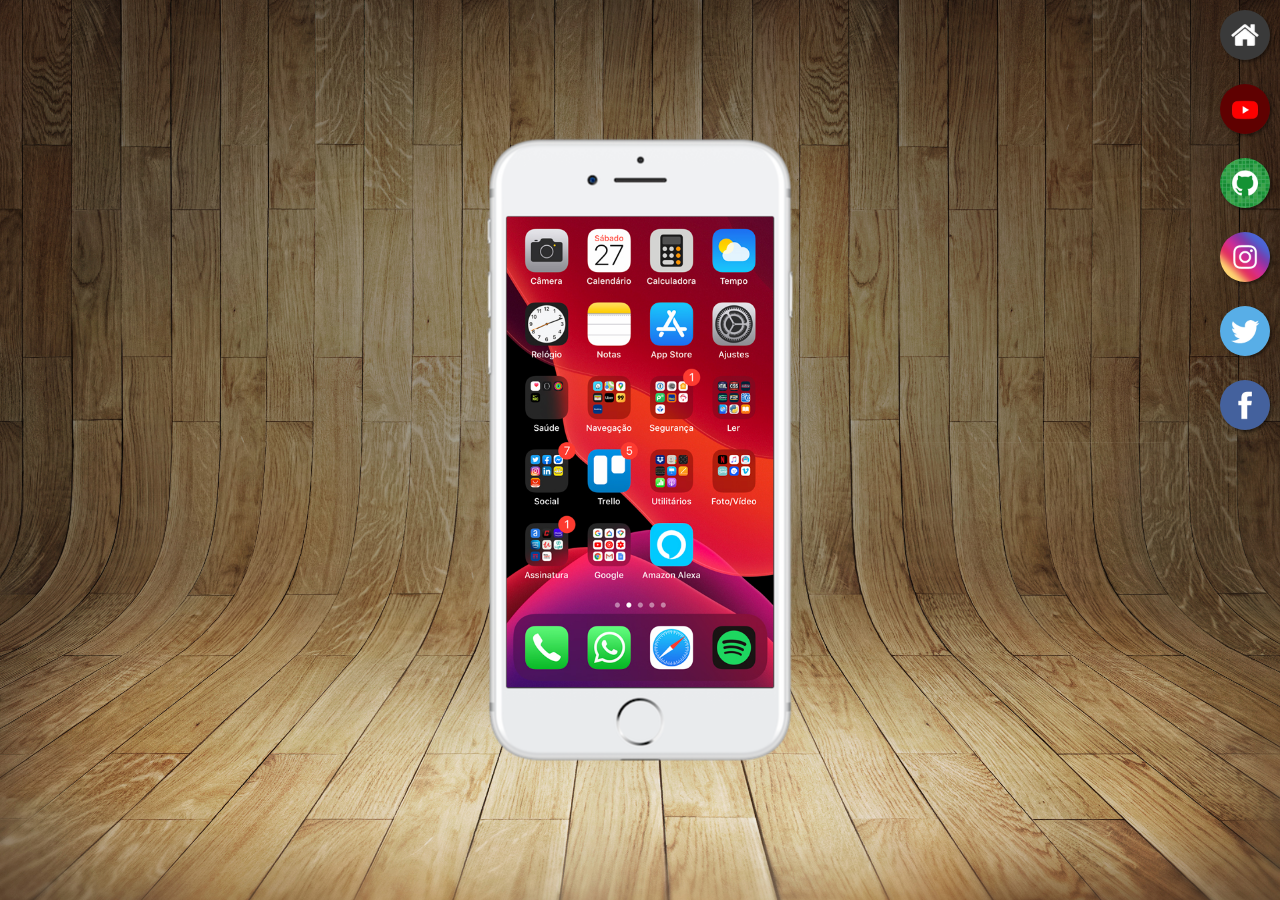
<file: index.html>
<!DOCTYPE html>
<html lang="pt-br">
<head>
    <meta charset="UTF-8">
    <meta name="viewport" content="width=device-width, initial-scale=1.0">
    <link rel="shortcut icon" href="favicon.ico" type="image/x-icon">
    <link rel="stylesheet" href="estilos/style.css">
    <title>Projeto Social</title>

</head>
<body>
    <main>
        <section id="telefone">
            <iframe src="home.html" name="tela" id="tela" frameborder="0">
                Seu navegador não é compatível com isso.
            </iframe>
        </section>
        <section id="redes-sociais">
            <a href="home.html" target="tela"><img src="imagens/logo-home.jpg" alt=""></a><br>
            <a href="youtube.html" target="tela"><img src="imagens/logo-youtube.jpg" alt=""></a><br>
            <a href="github.html" target="tela"><img src="imagens/logo-github.jpg" alt=""></a><br>
            <a href="instagram.html" target="tela"><img src="imagens/logo-instagram.jpg" alt=""></a><br>
            <a href="#" target="tela"><img src="imagens/logo-twitter.jpg" alt=""></a><br>
            <a href="facebook.html" target="tela"><img src="imagens/logo-facebook.jpg" alt=""></a><br>
        </section>
    </main>
</body>
</html>
</file>
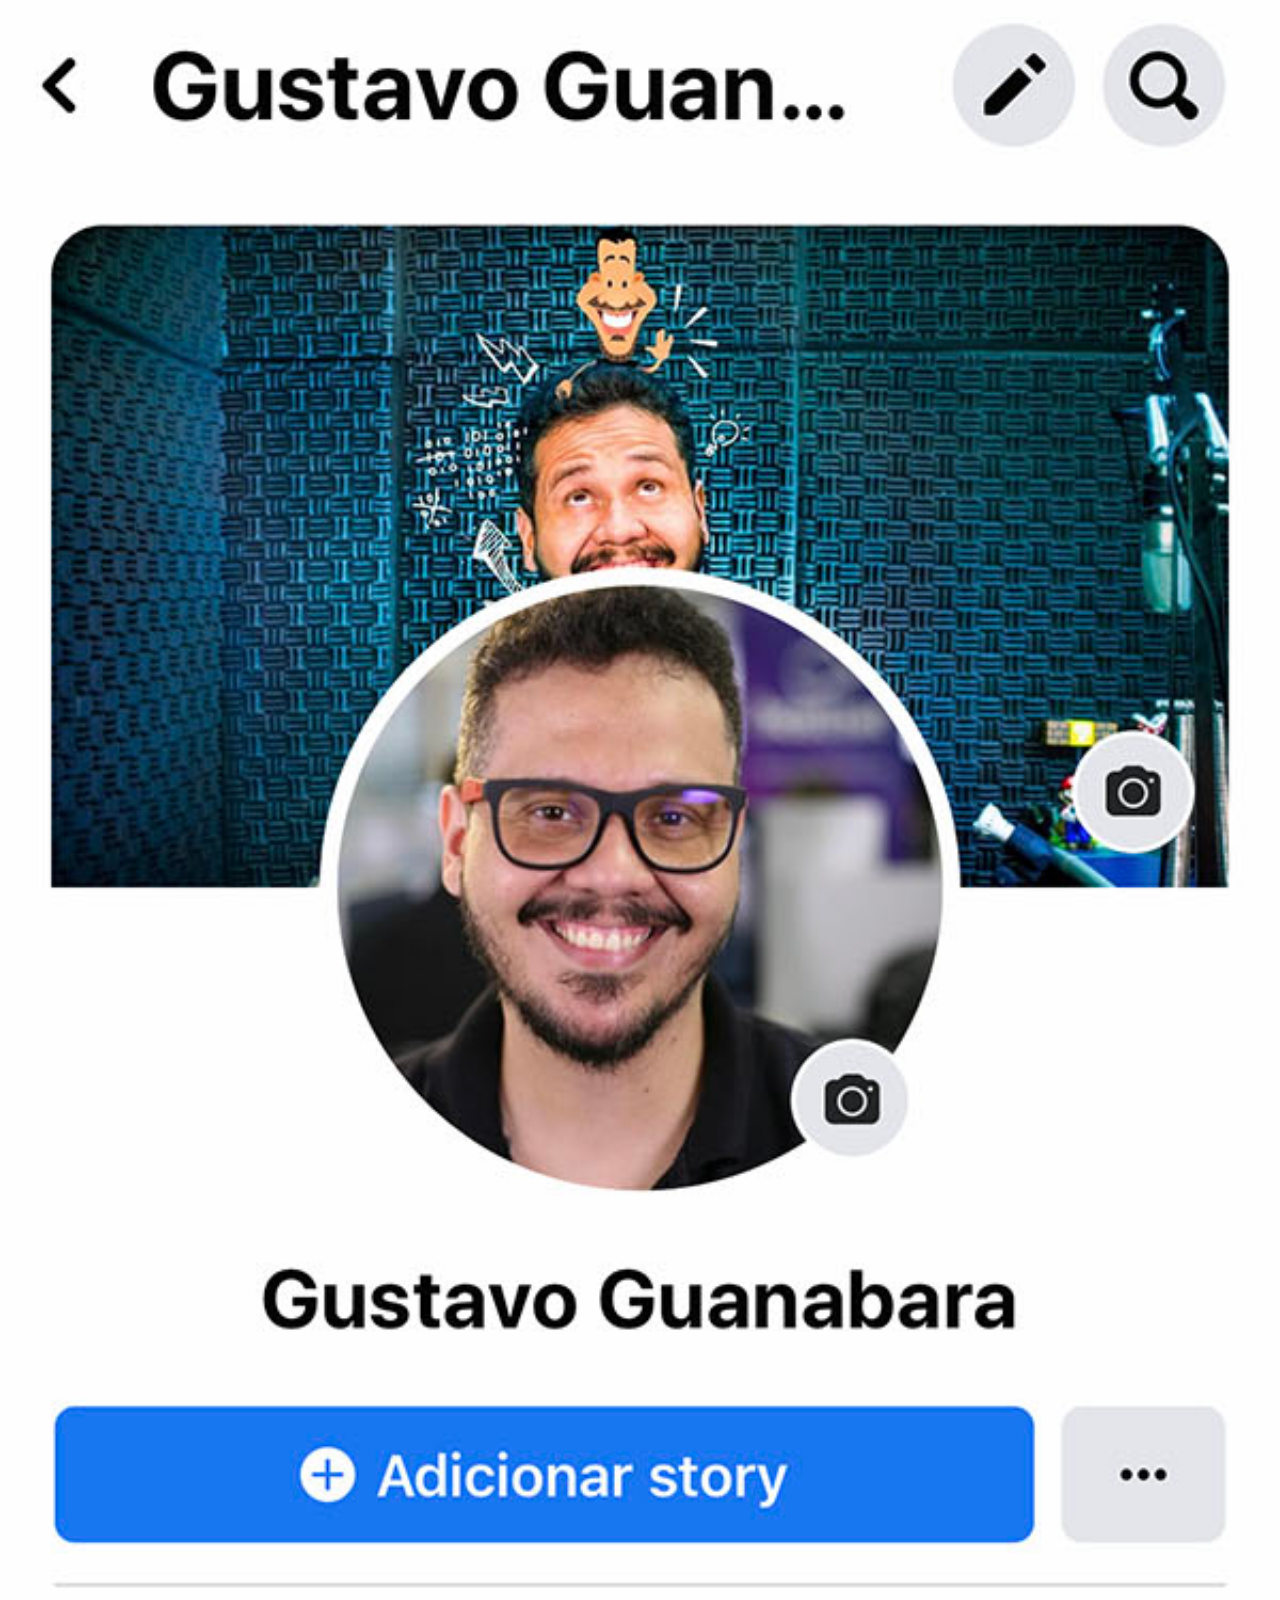
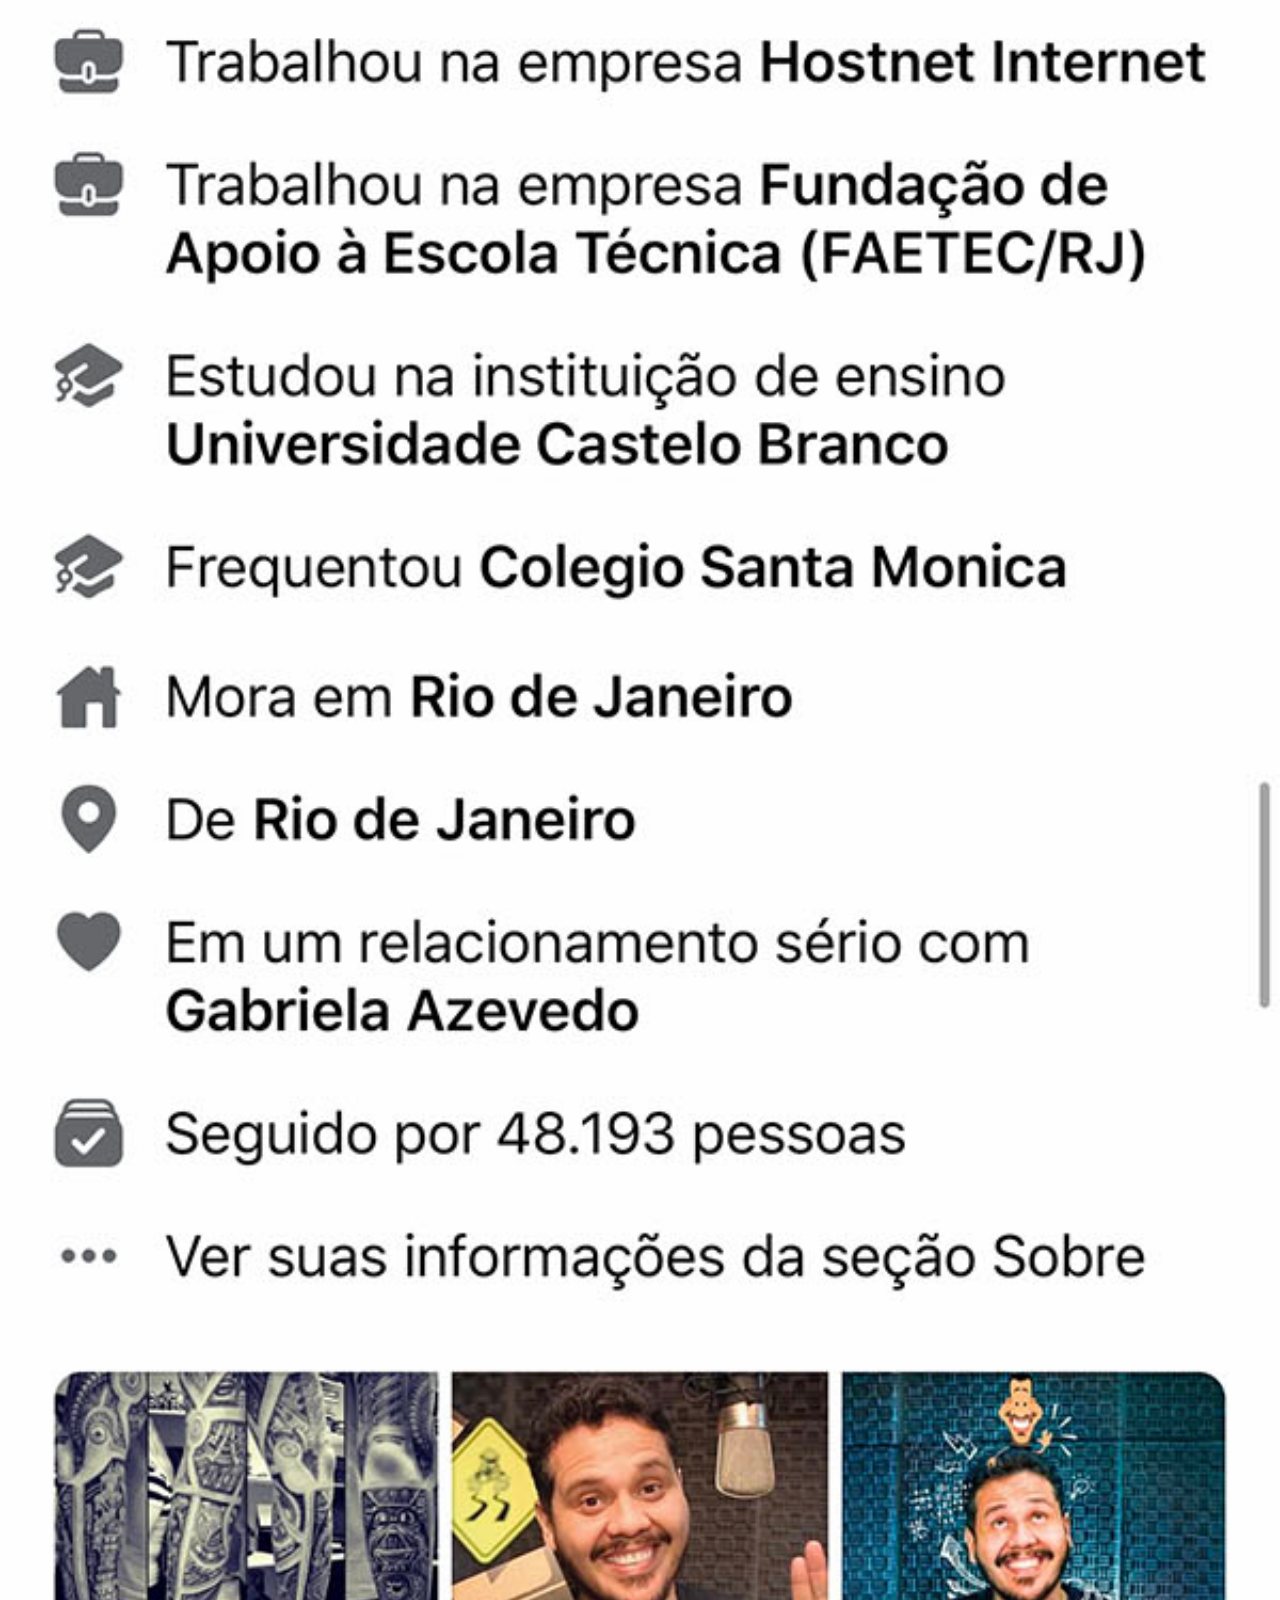
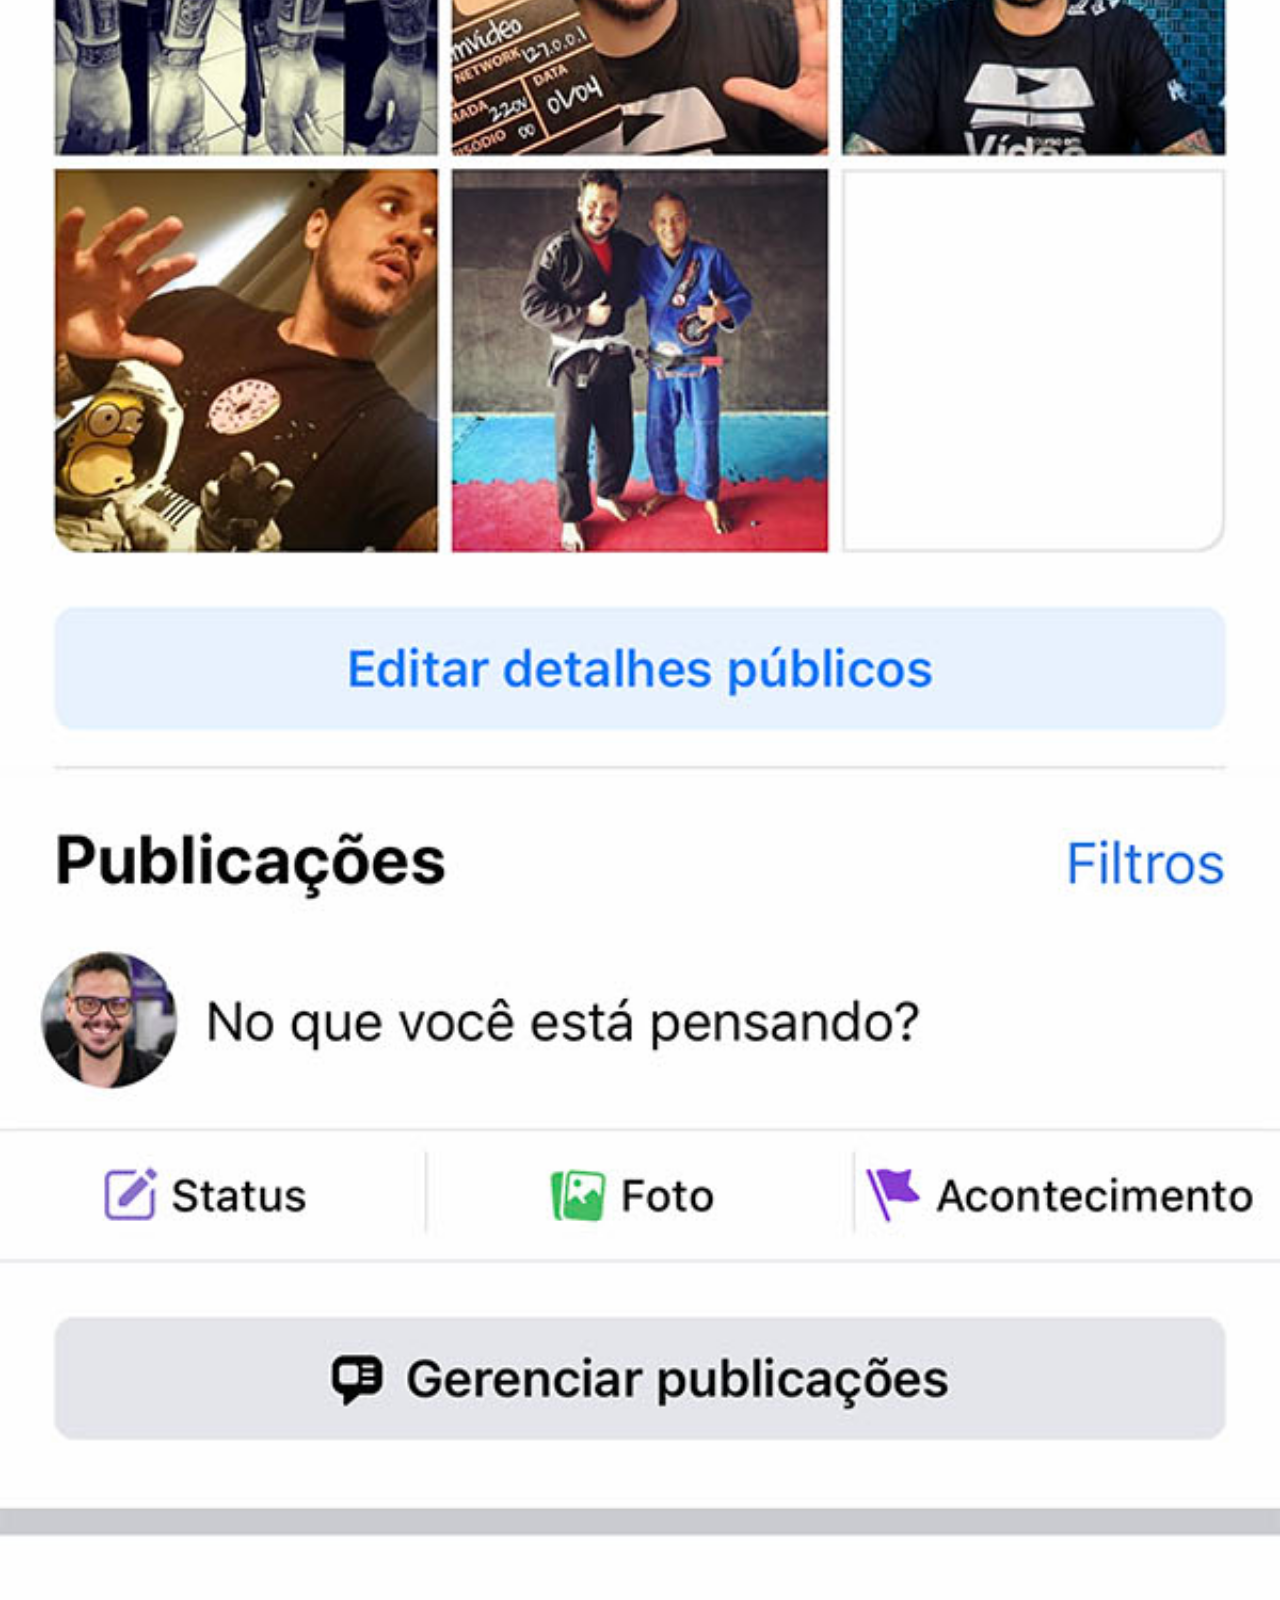
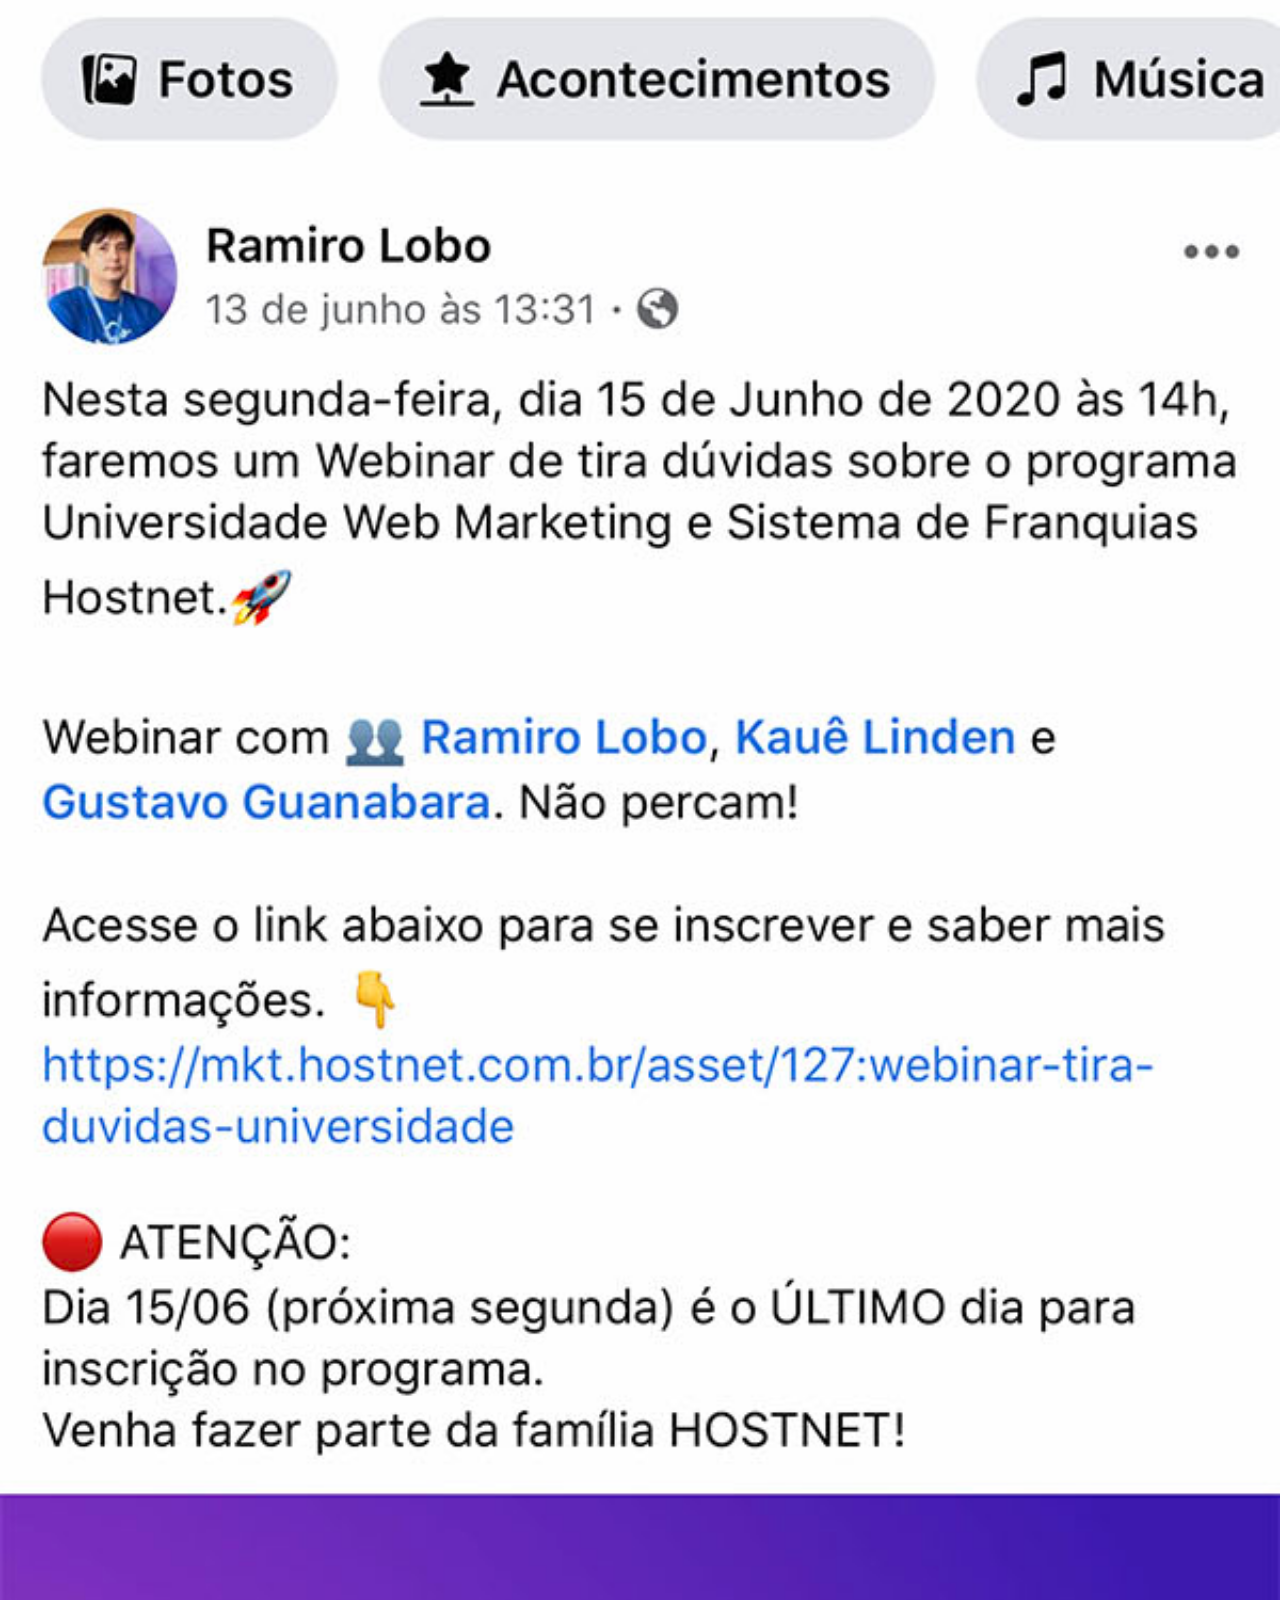
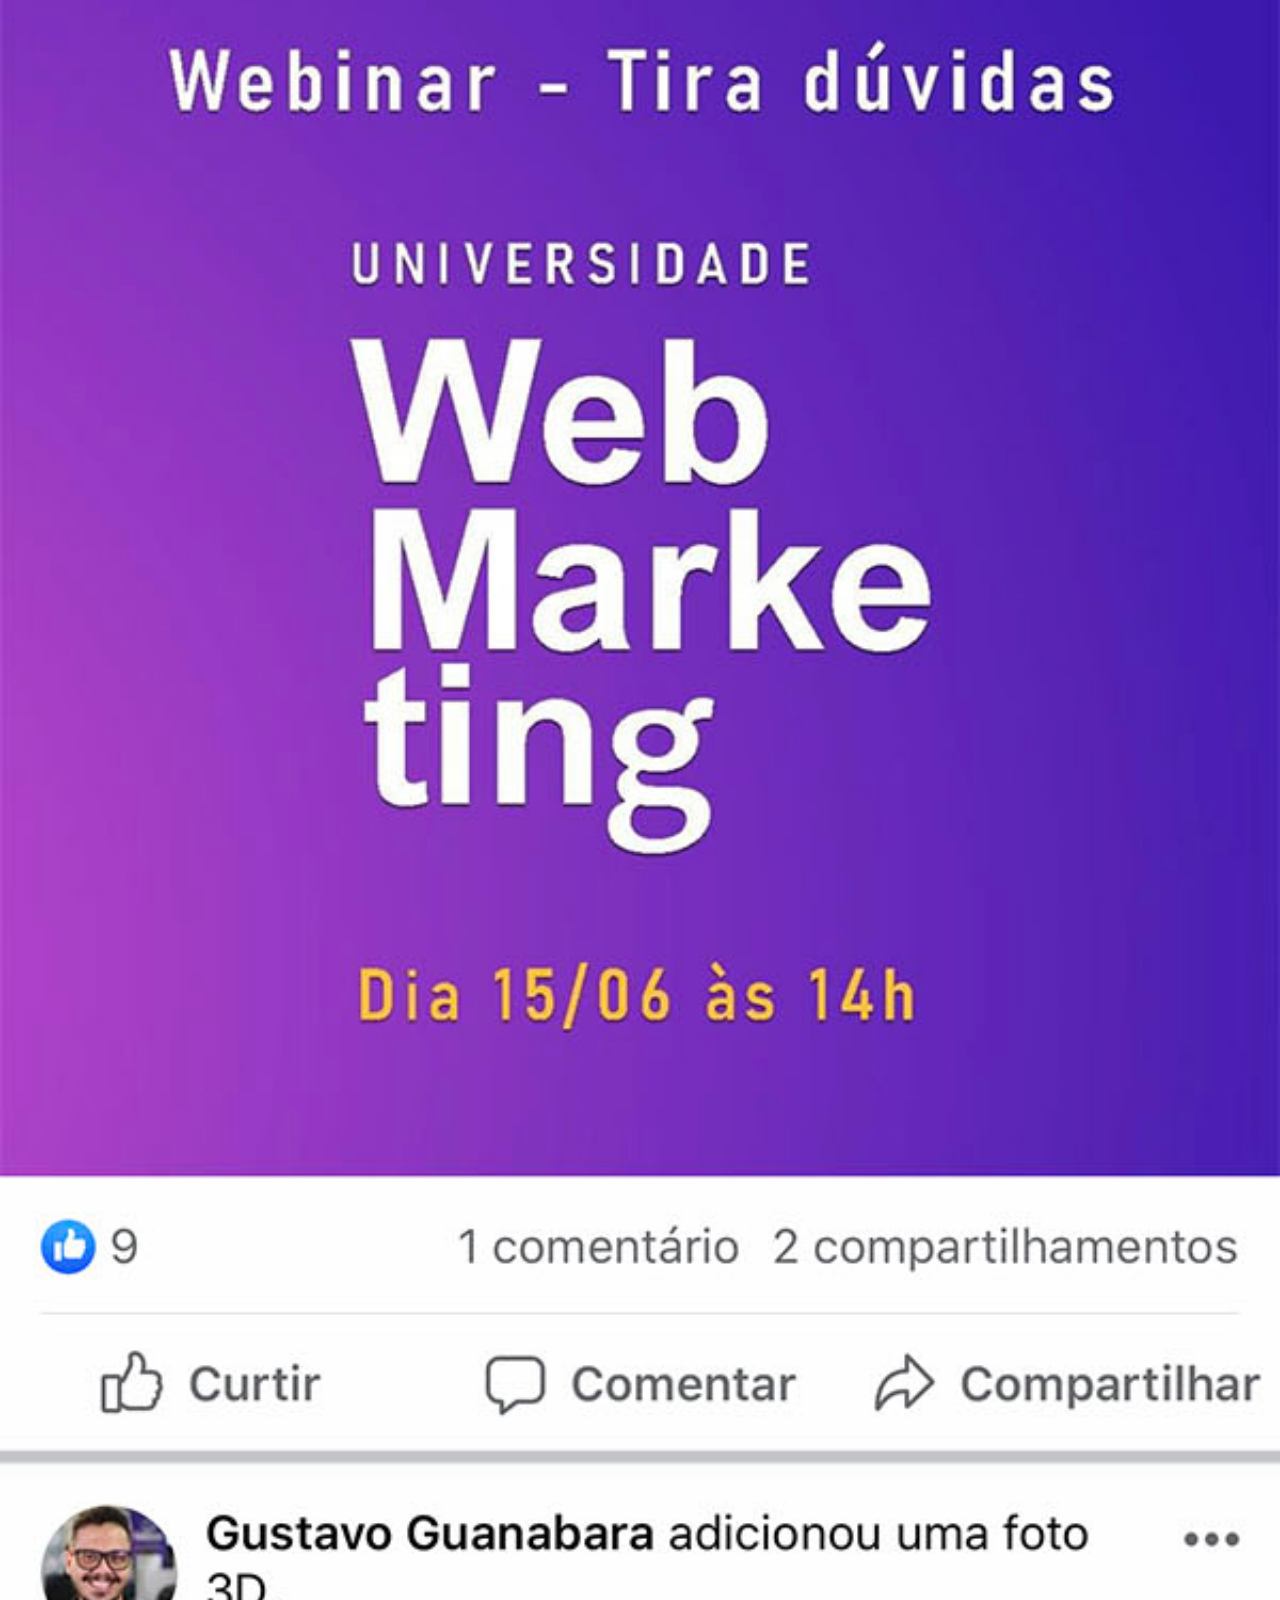
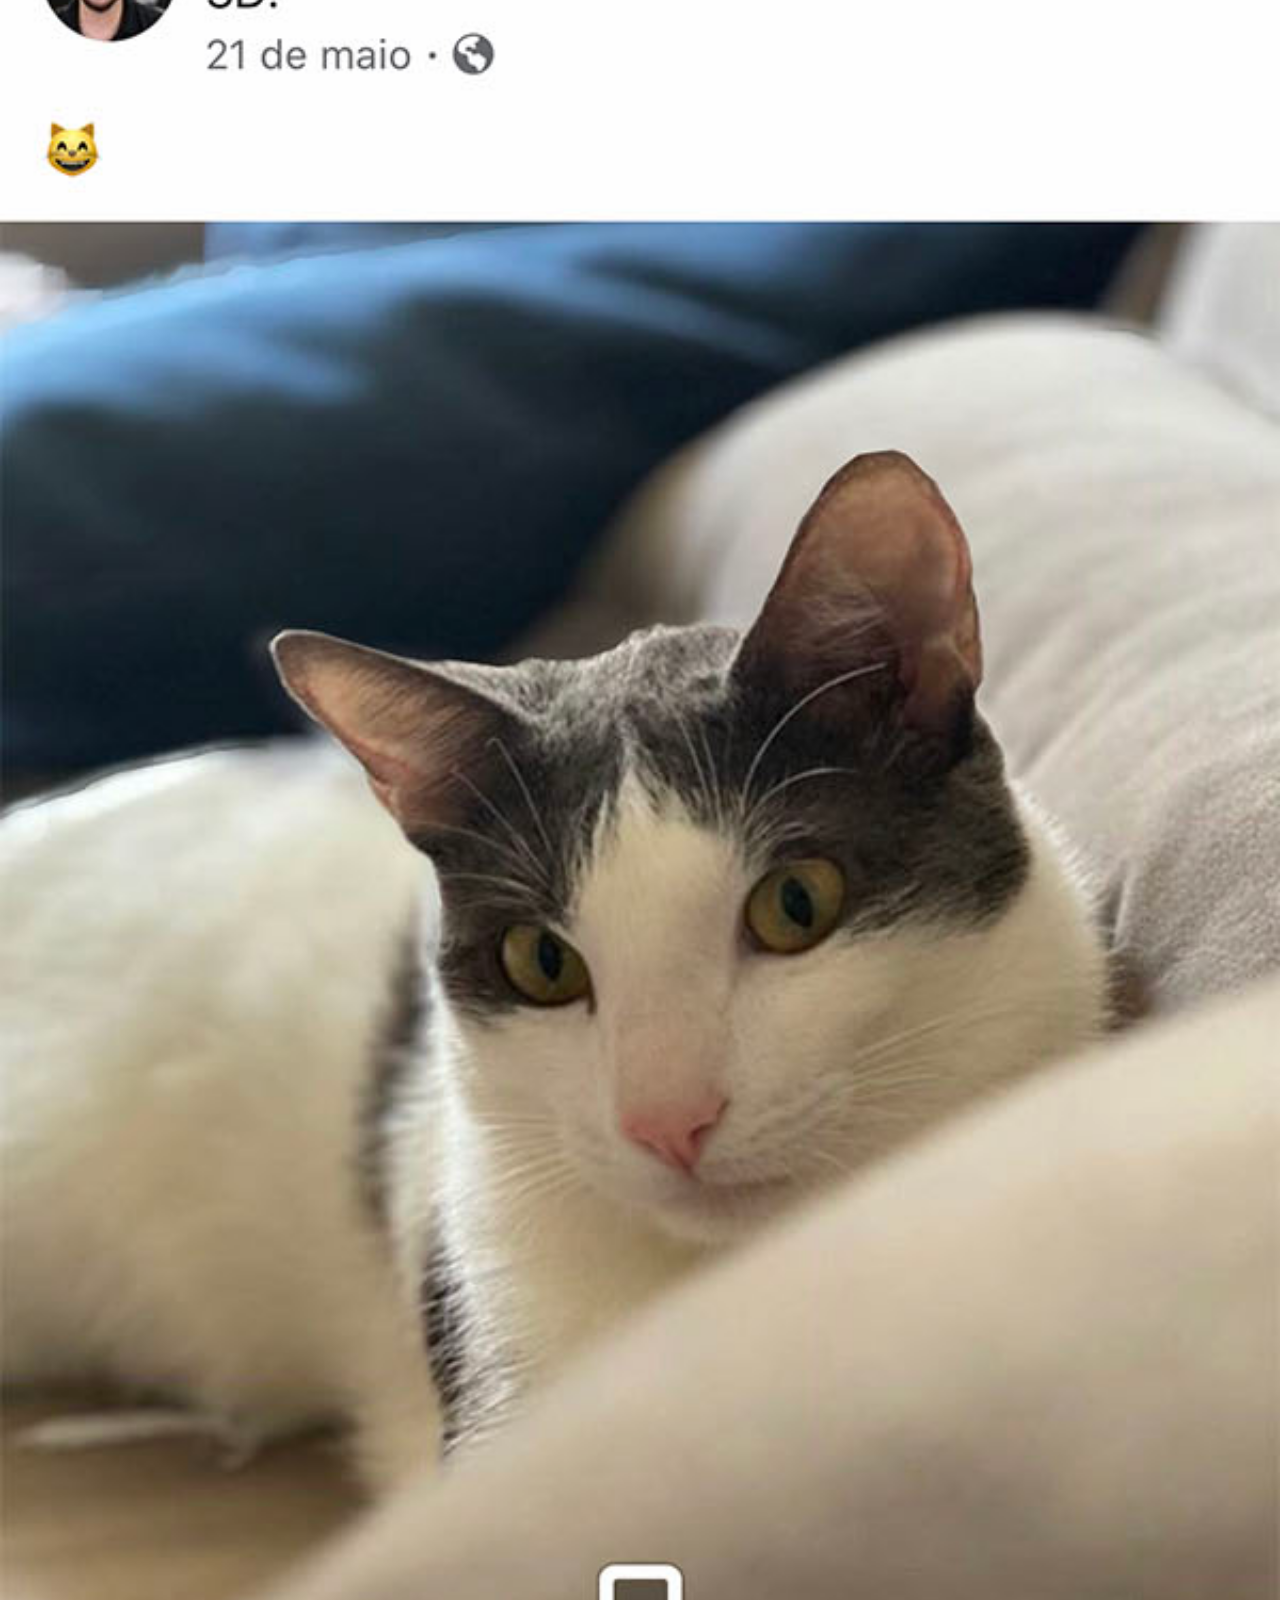
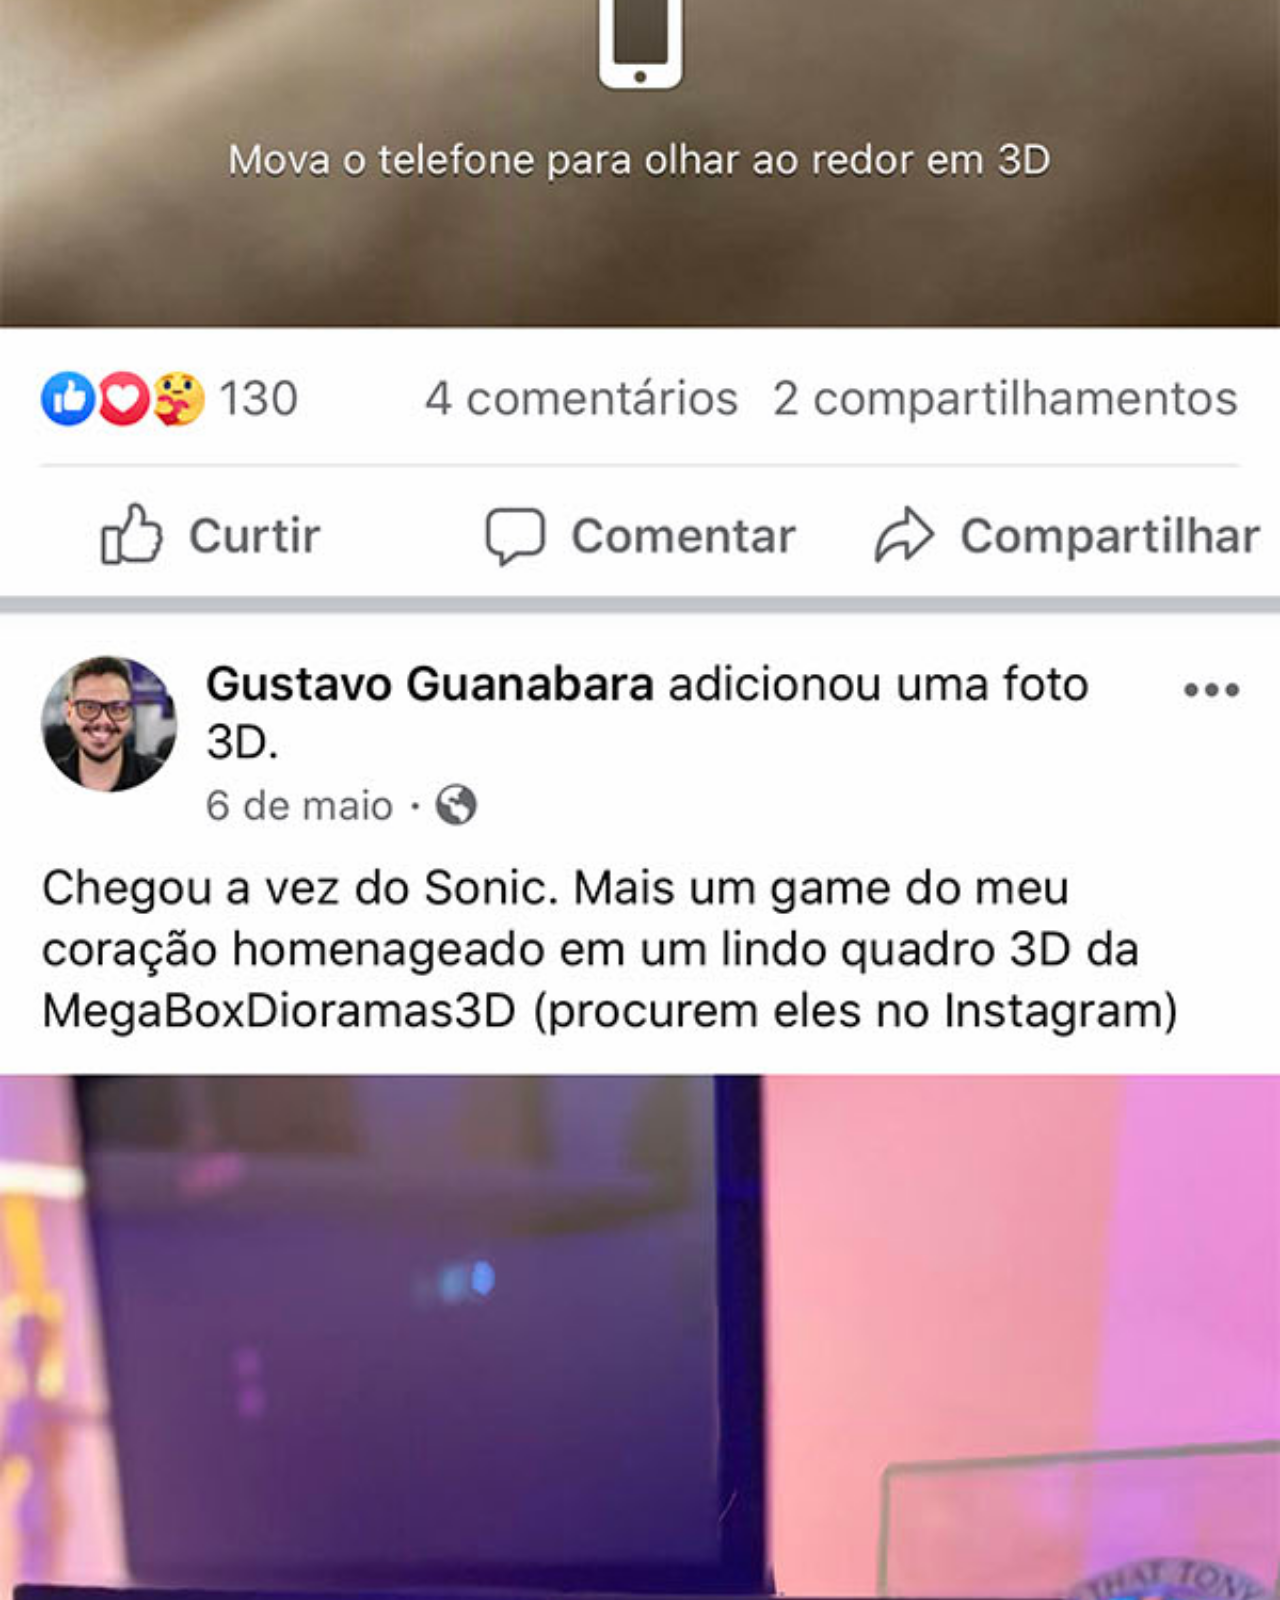
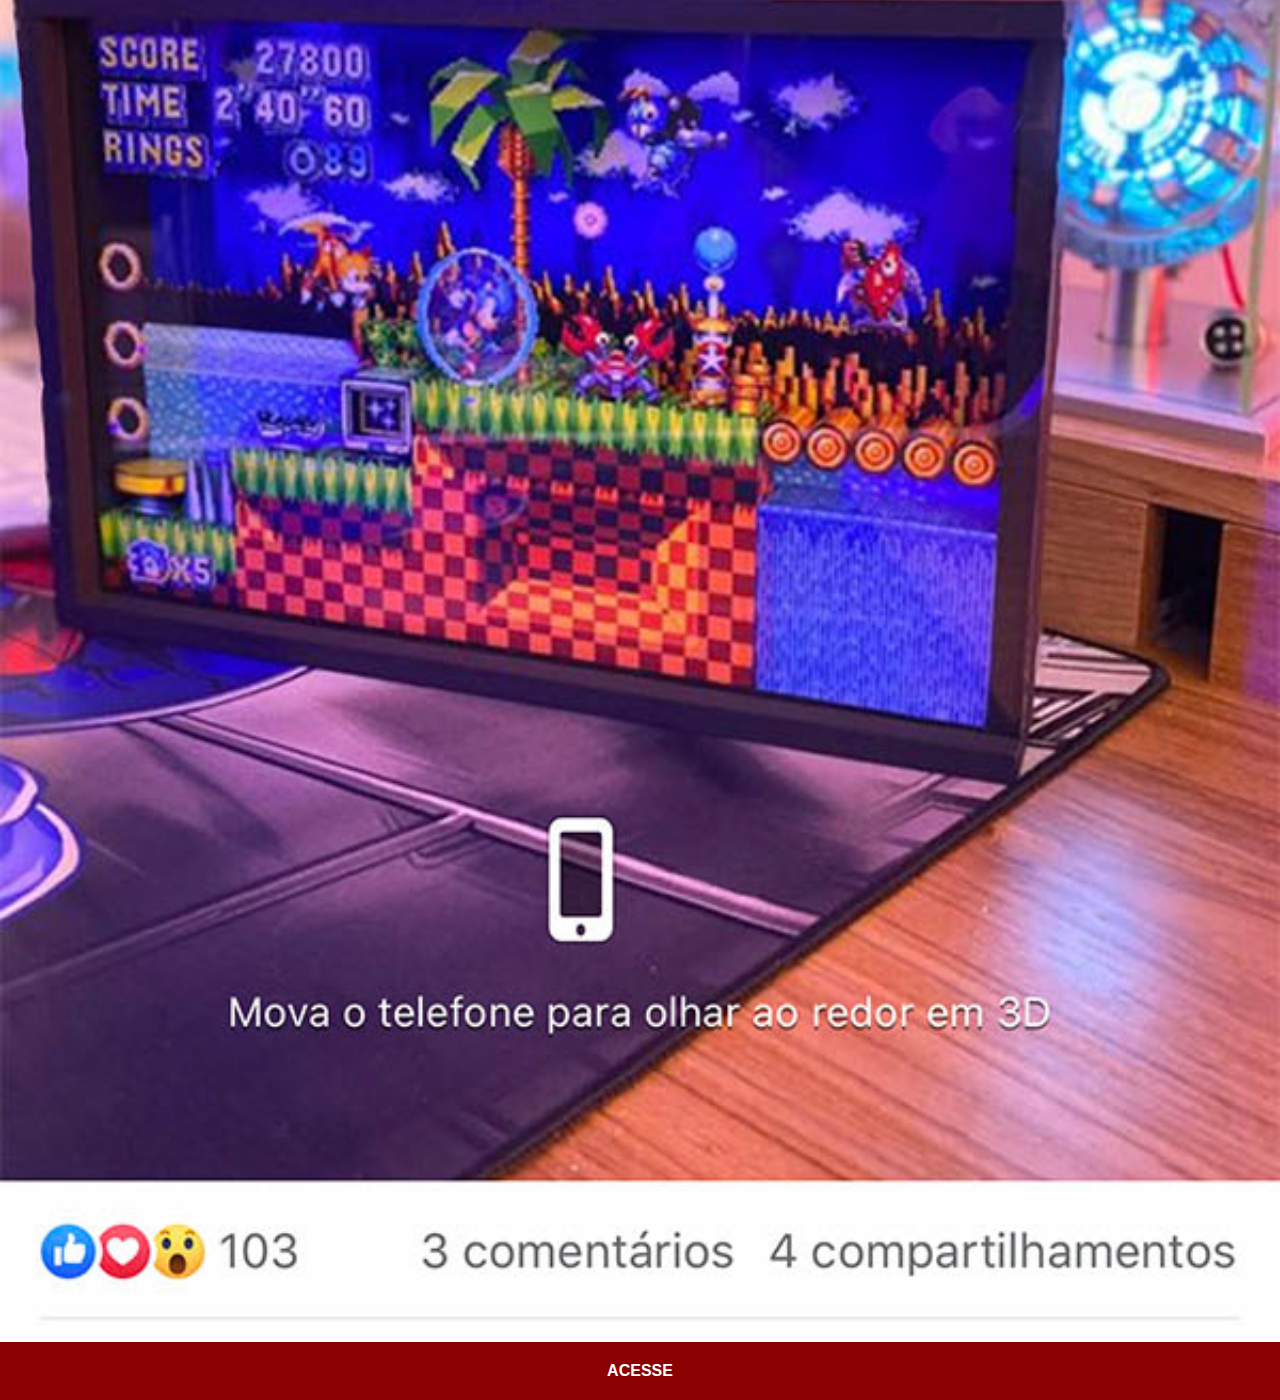
<file: facebook.html>
<!DOCTYPE html>
<html lang="pt-br">
<head>
    <meta charset="UTF-8">
    <meta name="viewport" content="width=device-width, initial-scale=1.0">
    <title>Document</title>
    <link rel="stylesheet" href="estilos/social.css">
</head>
<body>
    <img src="imagens/tela-facebook.jpg" alt="logo-facebook">
    <a href="https://www.facebook.com/gustavoguanabara" target="_blank">ACESSE</a>
</body>
</html>
</file>
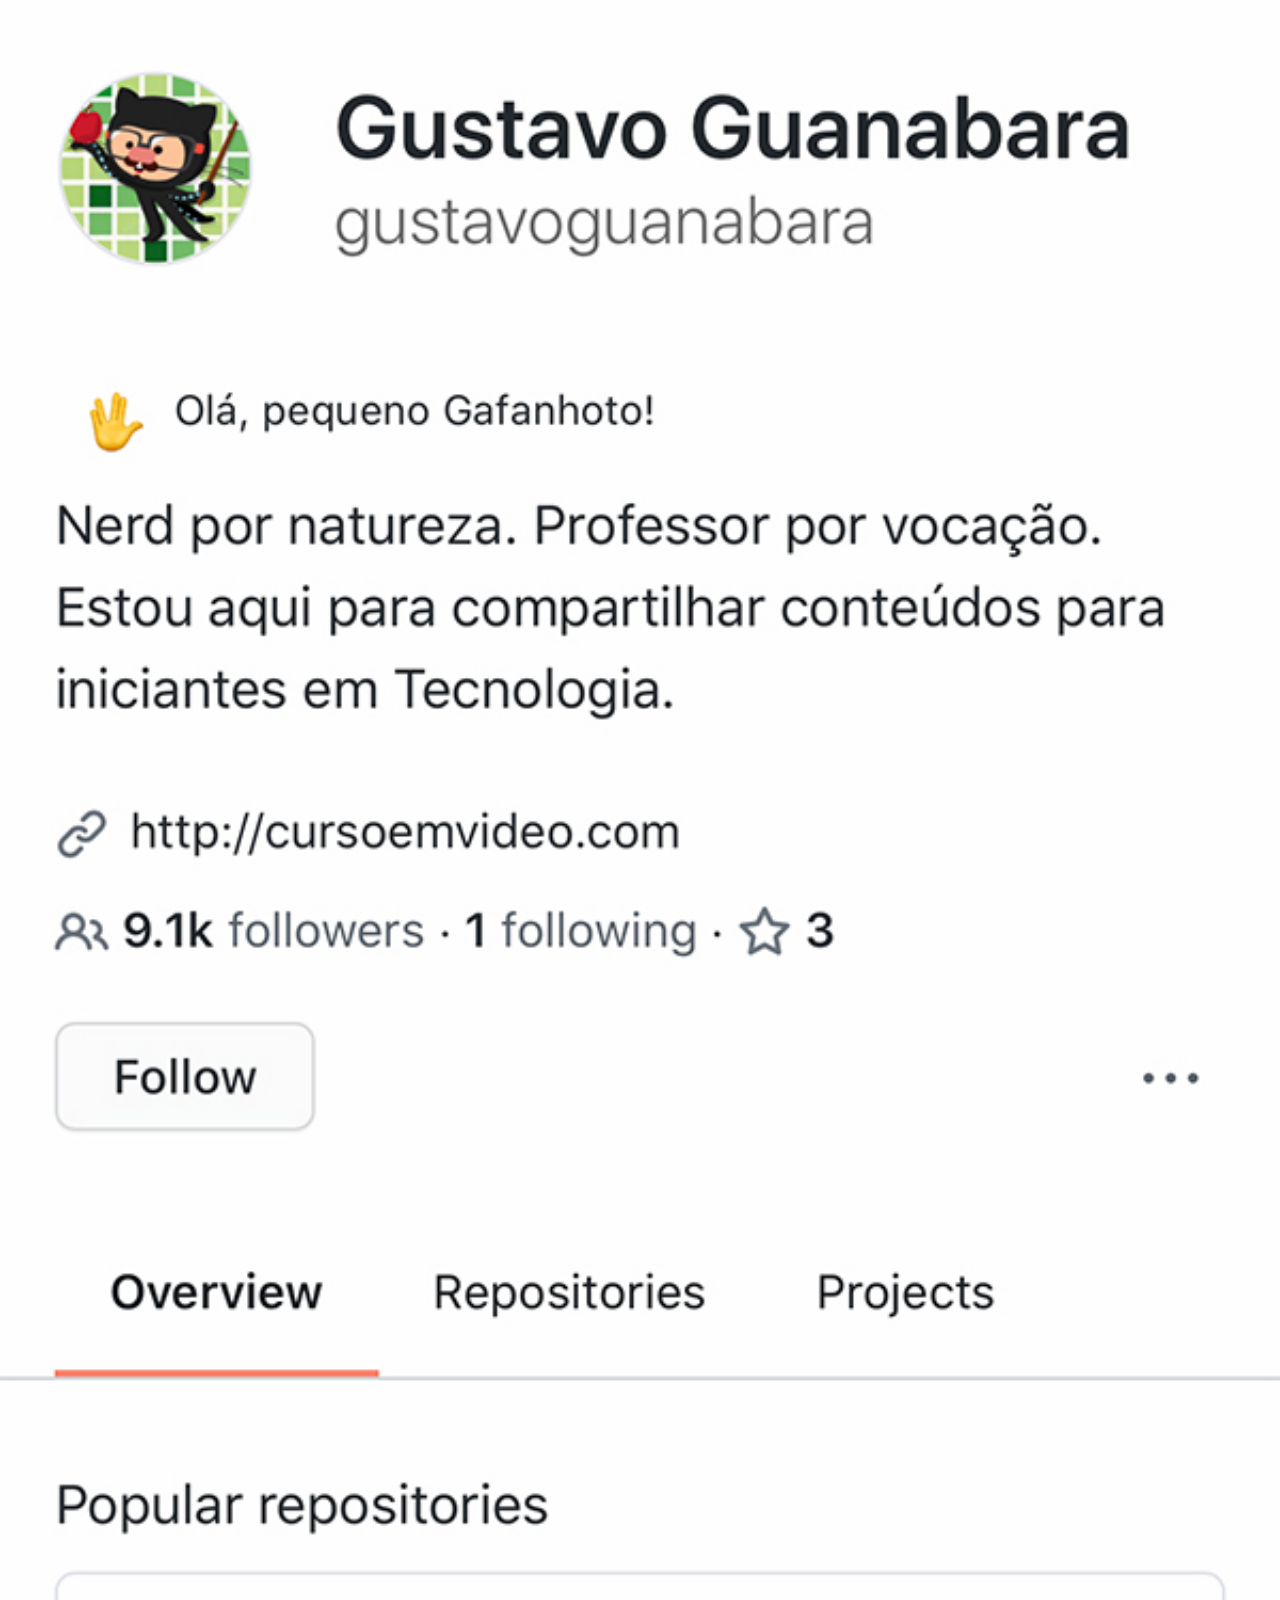
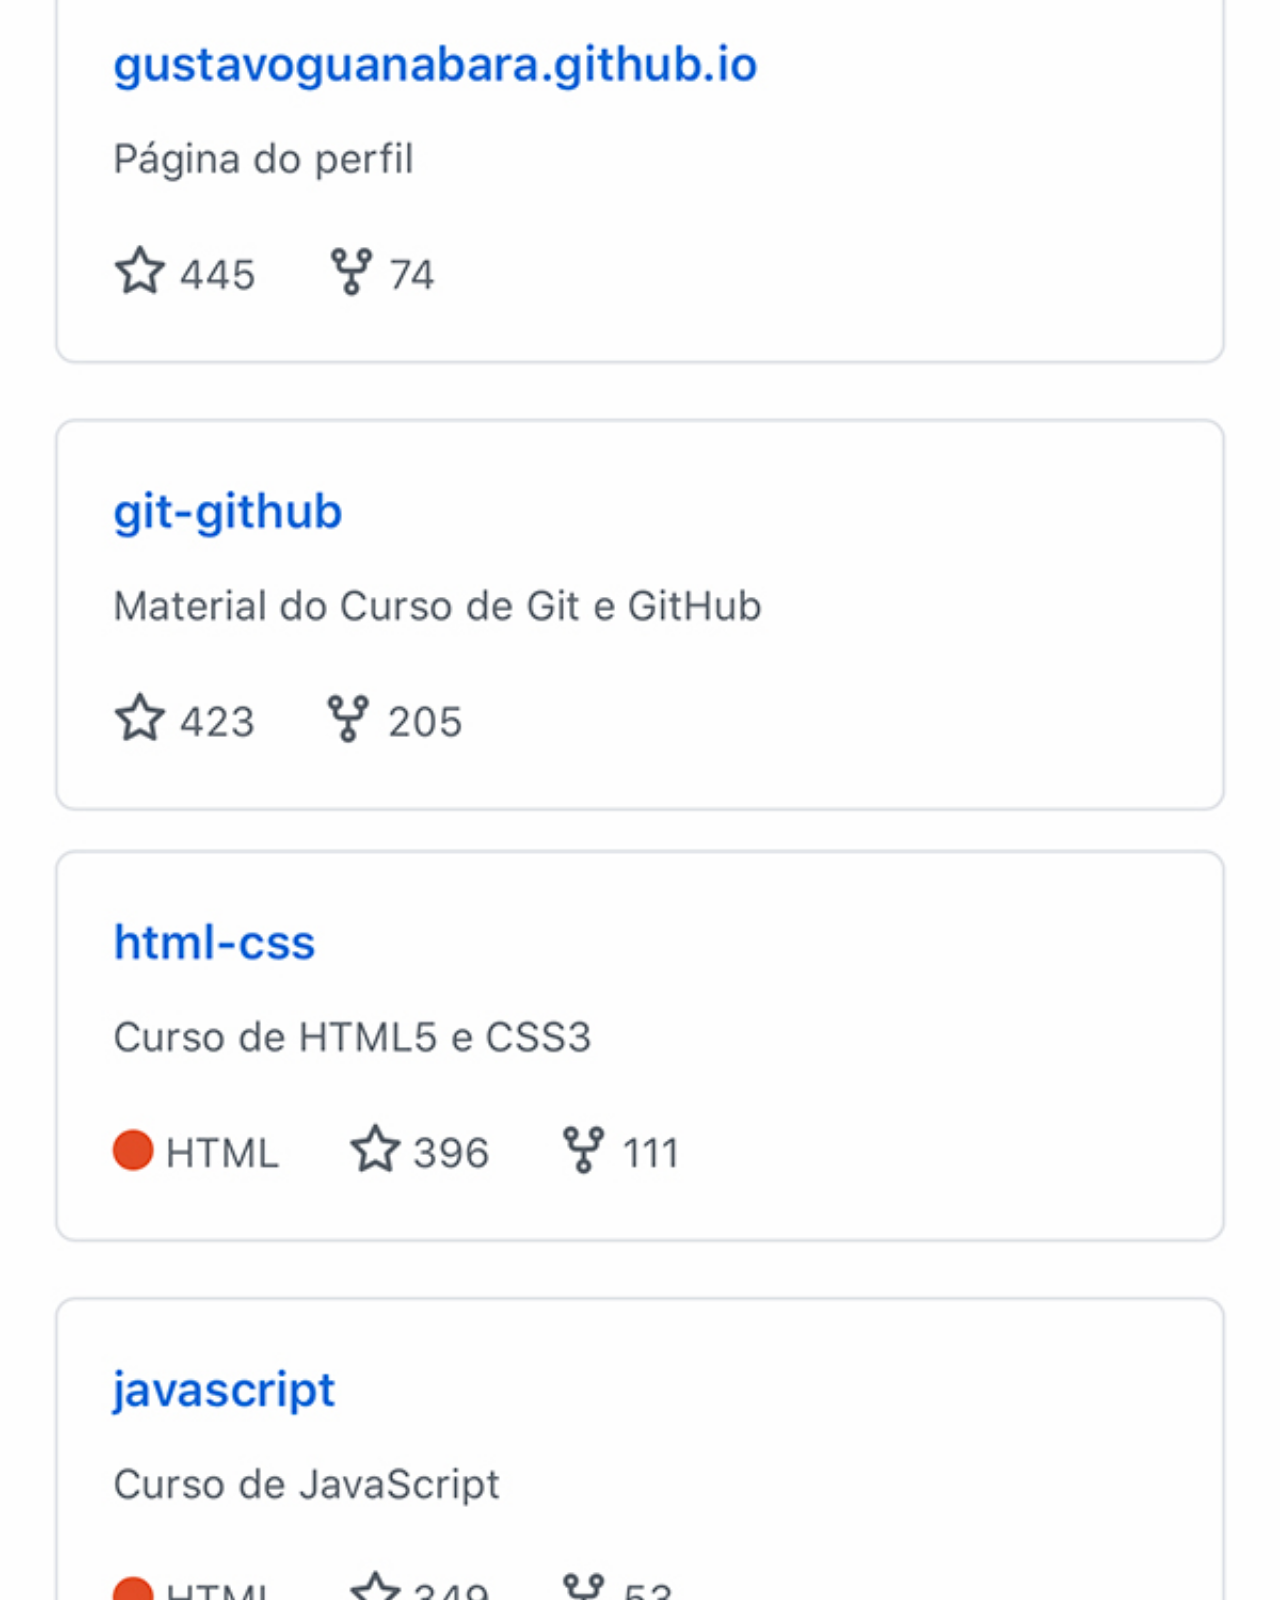
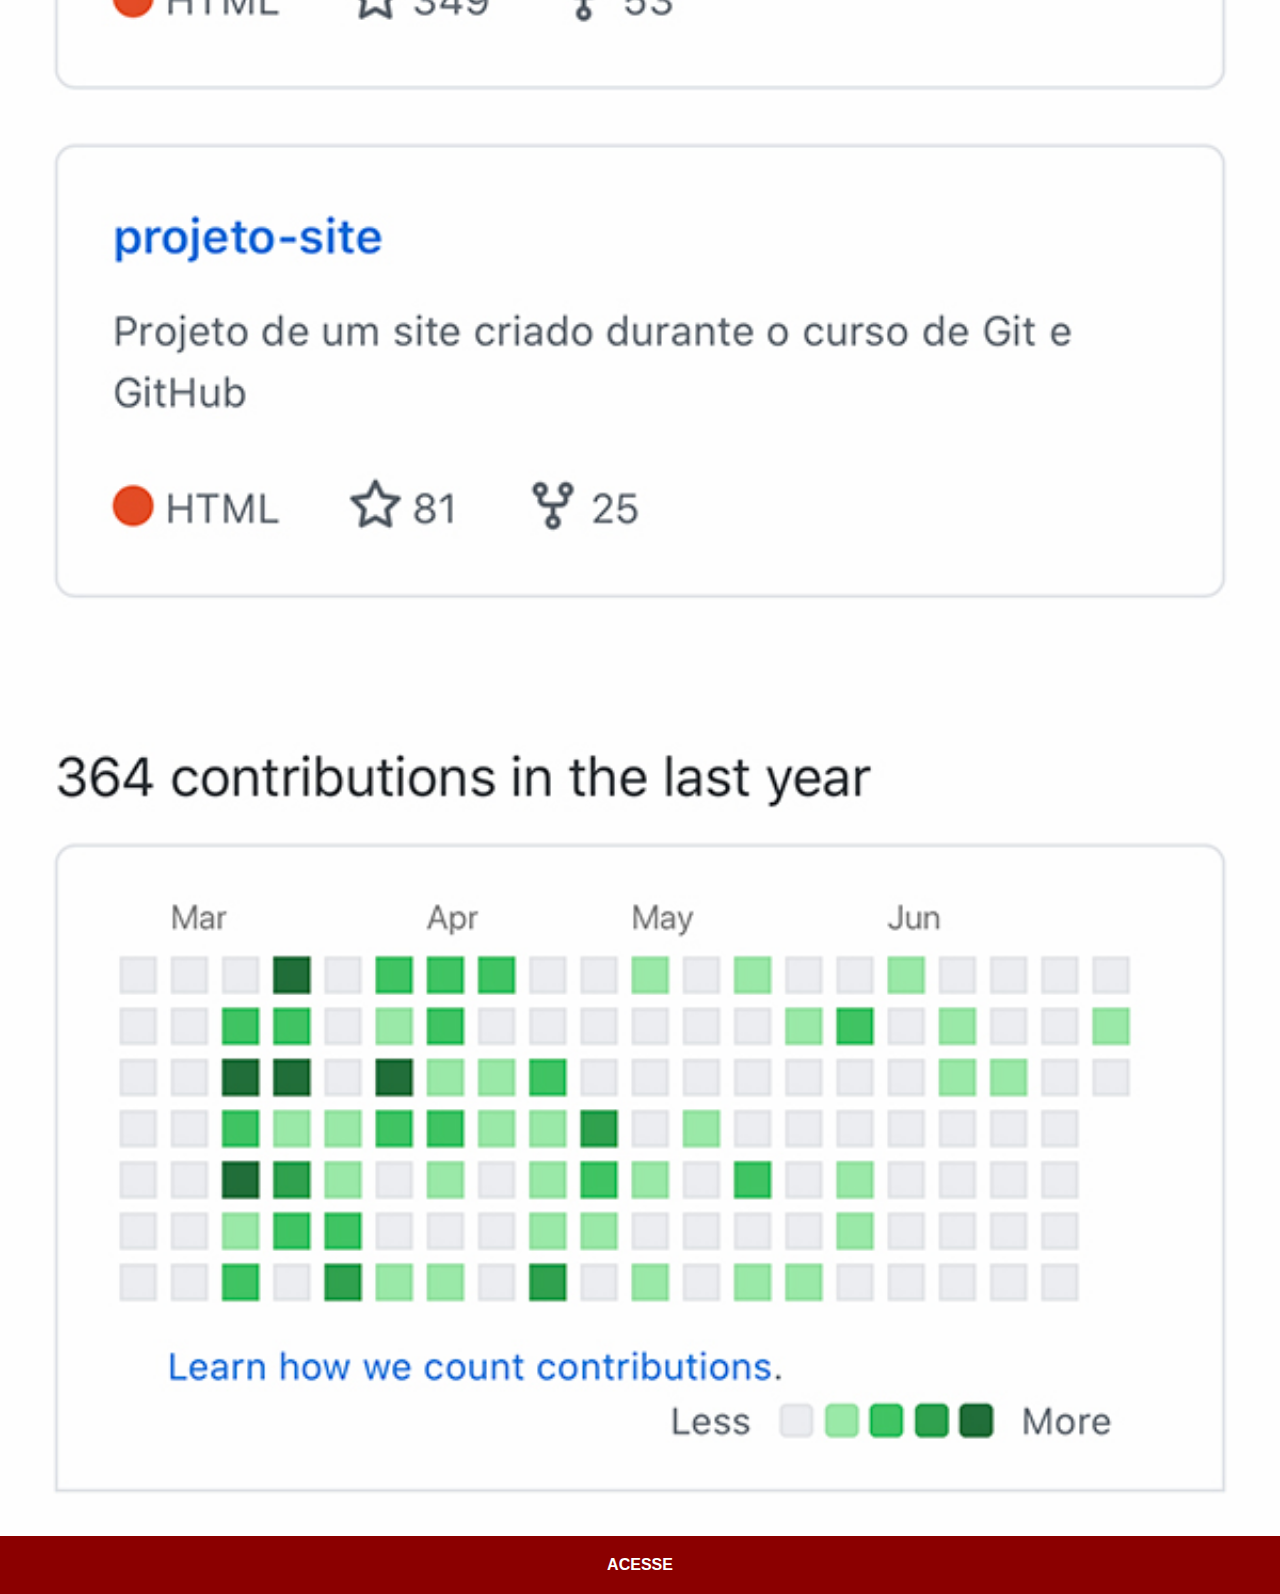
<file: github.html>
<!DOCTYPE html>
<html lang="pt-br">
<head>
    <meta charset="UTF-8">
    <meta name="viewport" content="width=device-width, initial-scale=1.0">
    <title>Document</title>
    <link rel="stylesheet" href="estilos/social.css">
</head>
<body>
    <img src="imagens/tela-github.jpg" alt="GitHub">
    <a href="https://github.com/gustavoguanabara" target="_blank">ACESSE</a>
</body>
</html>
</file>
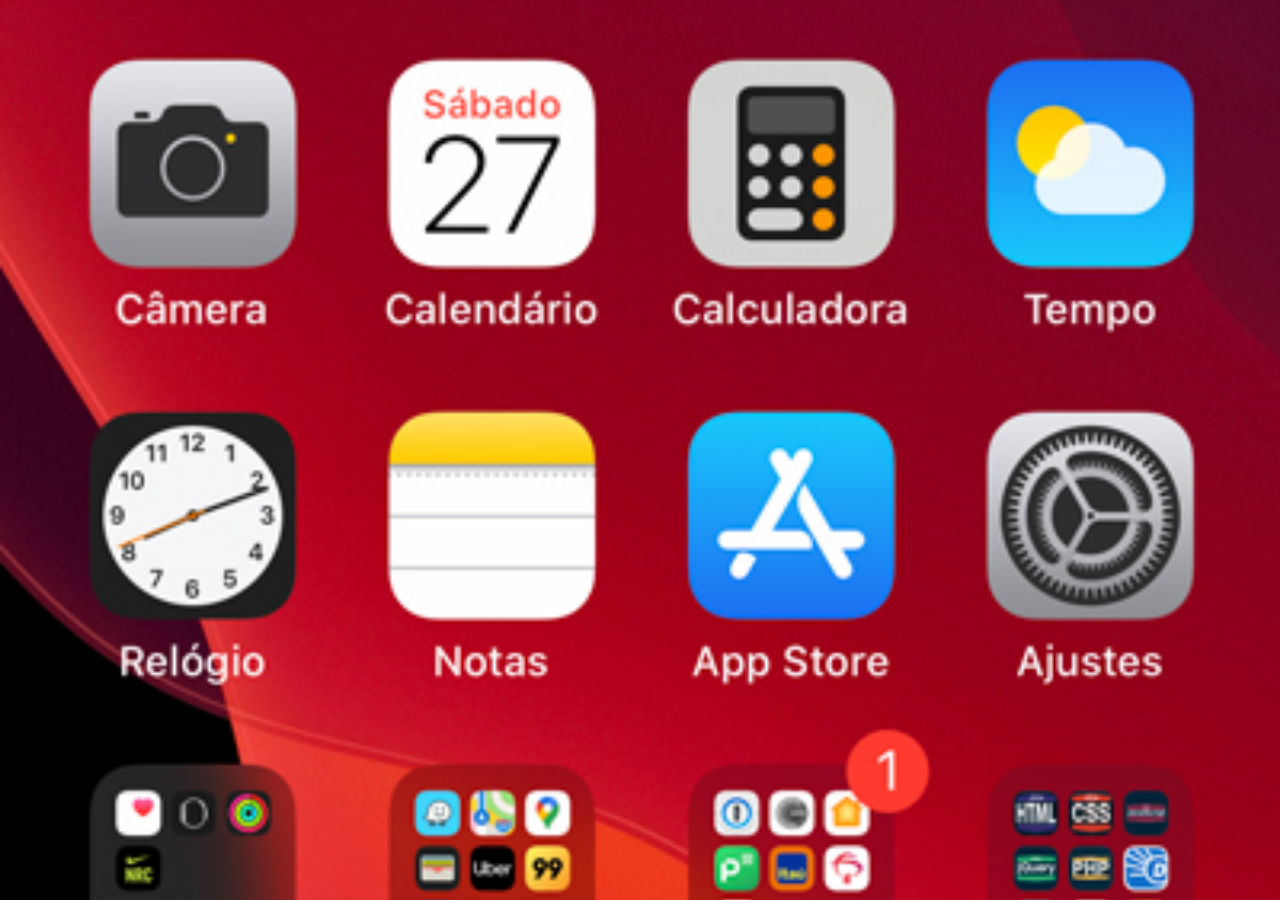
<file: home.html>
<!DOCTYPE html>
<html lang="pt-br">
<head>
    <meta charset="UTF-8">
    <meta name="viewport" content="width=device-width, initial-scale=1.0">
    <title>Document</title>
</head>
<style>
    * {
        margin: 0px;
        padding: 0px;

    }
    body {
        width: 100vw;
        height: 100vh;
        background:url(imagens/tela-home.jpg) no-repeat top center;
        background-size: cover;
    }
</style>
<body>
    
</body>
</html>
</file>
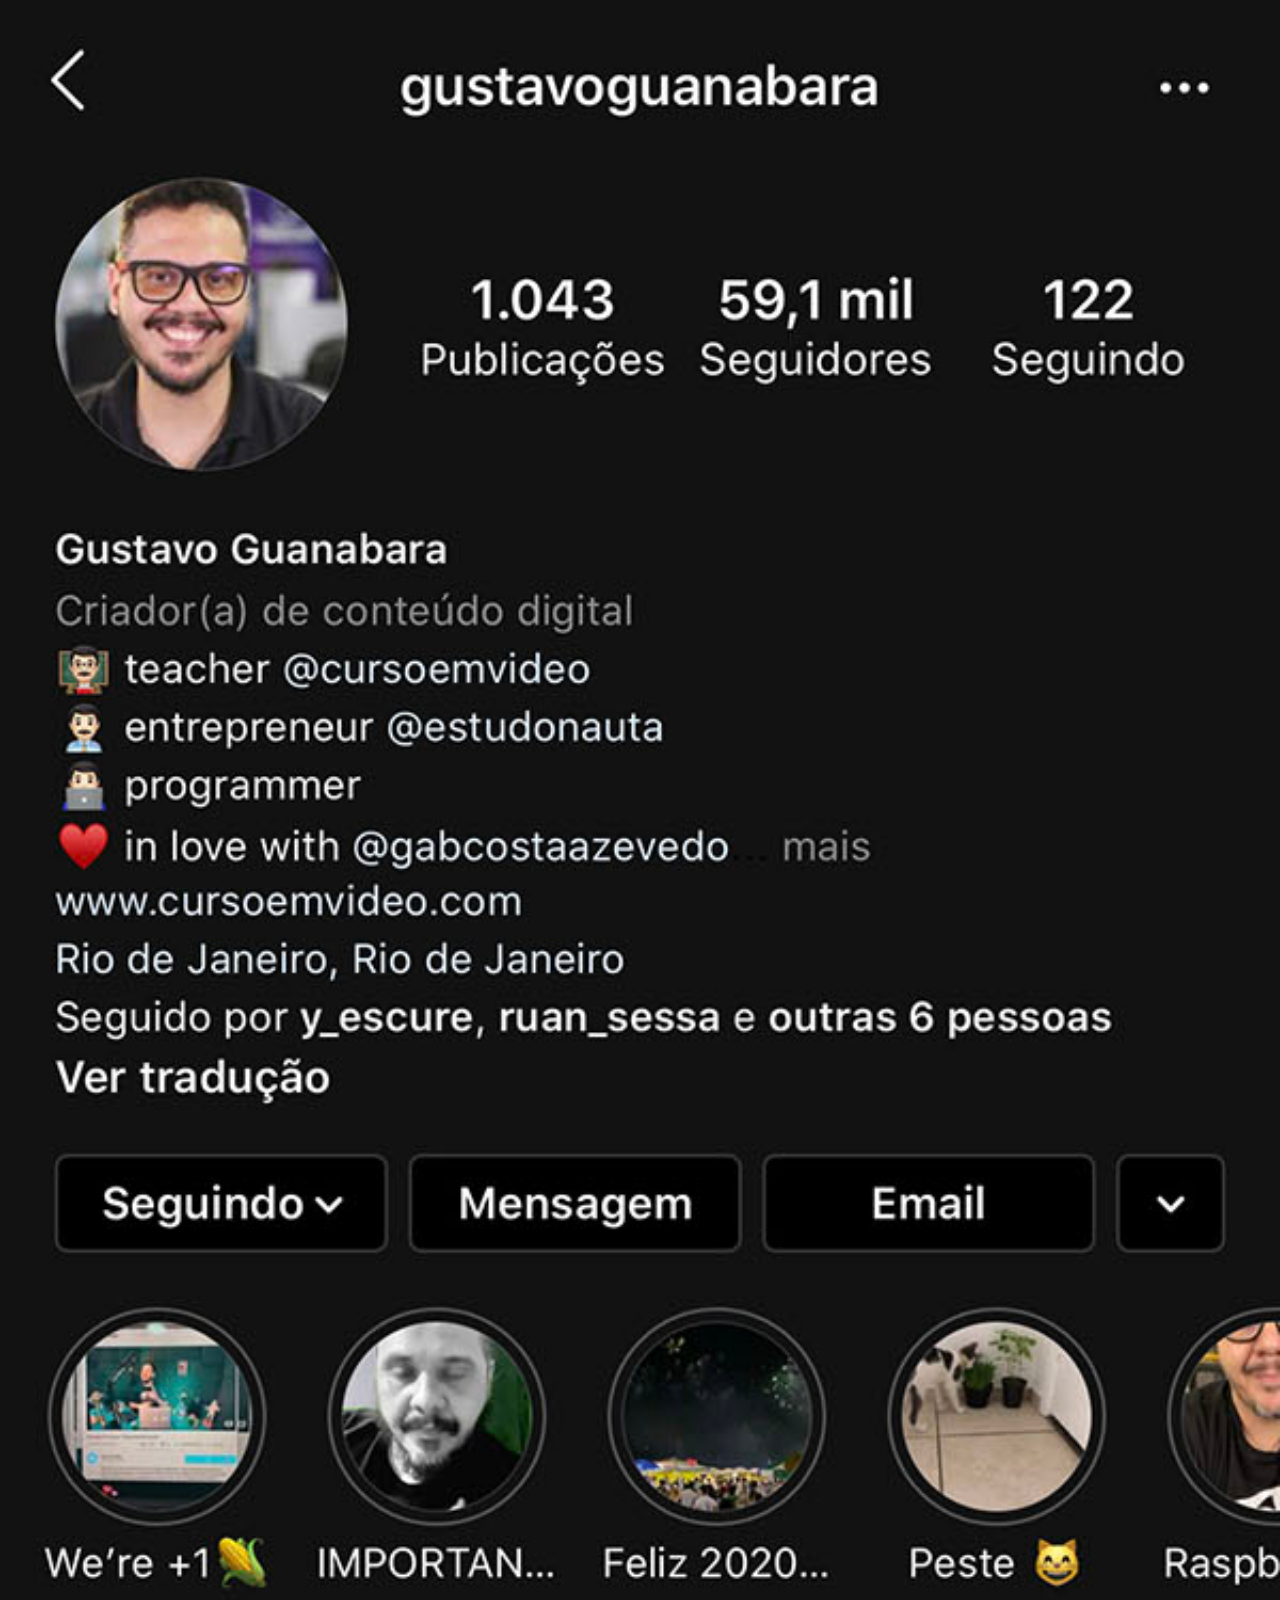
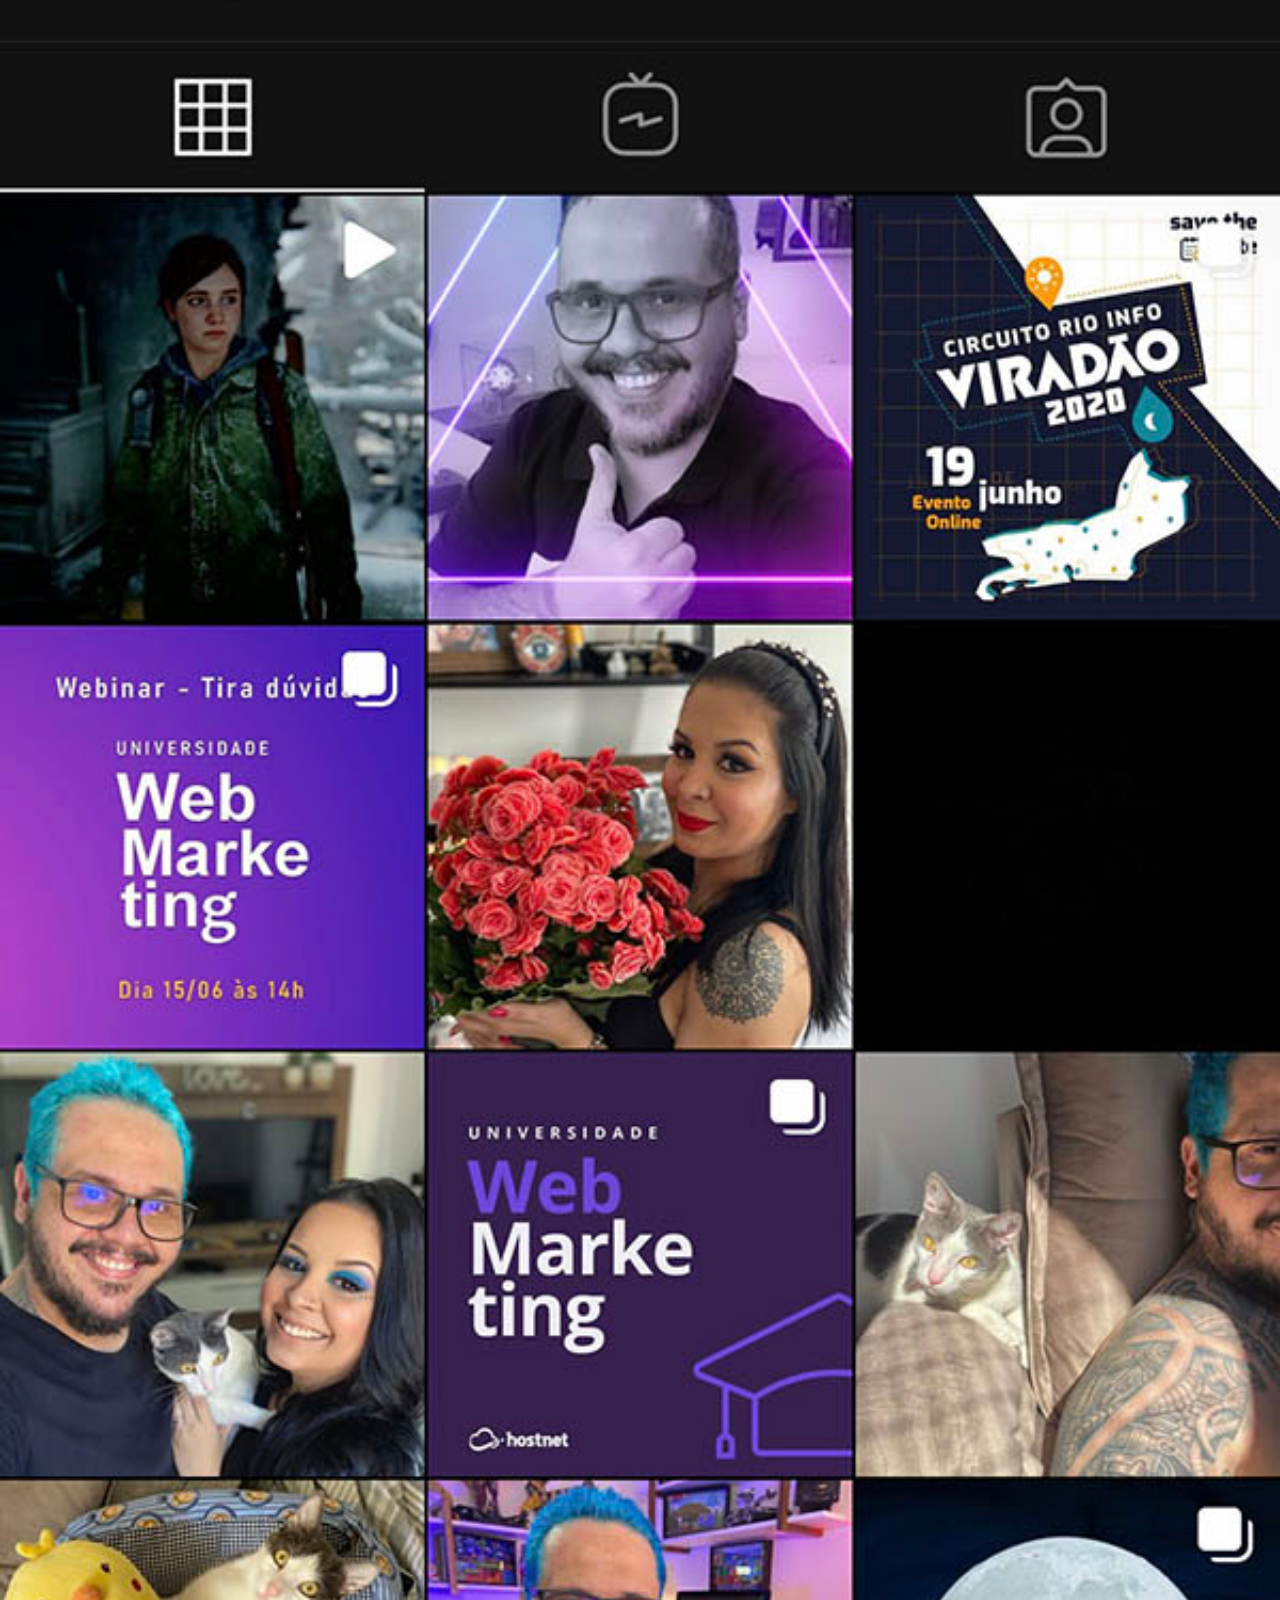
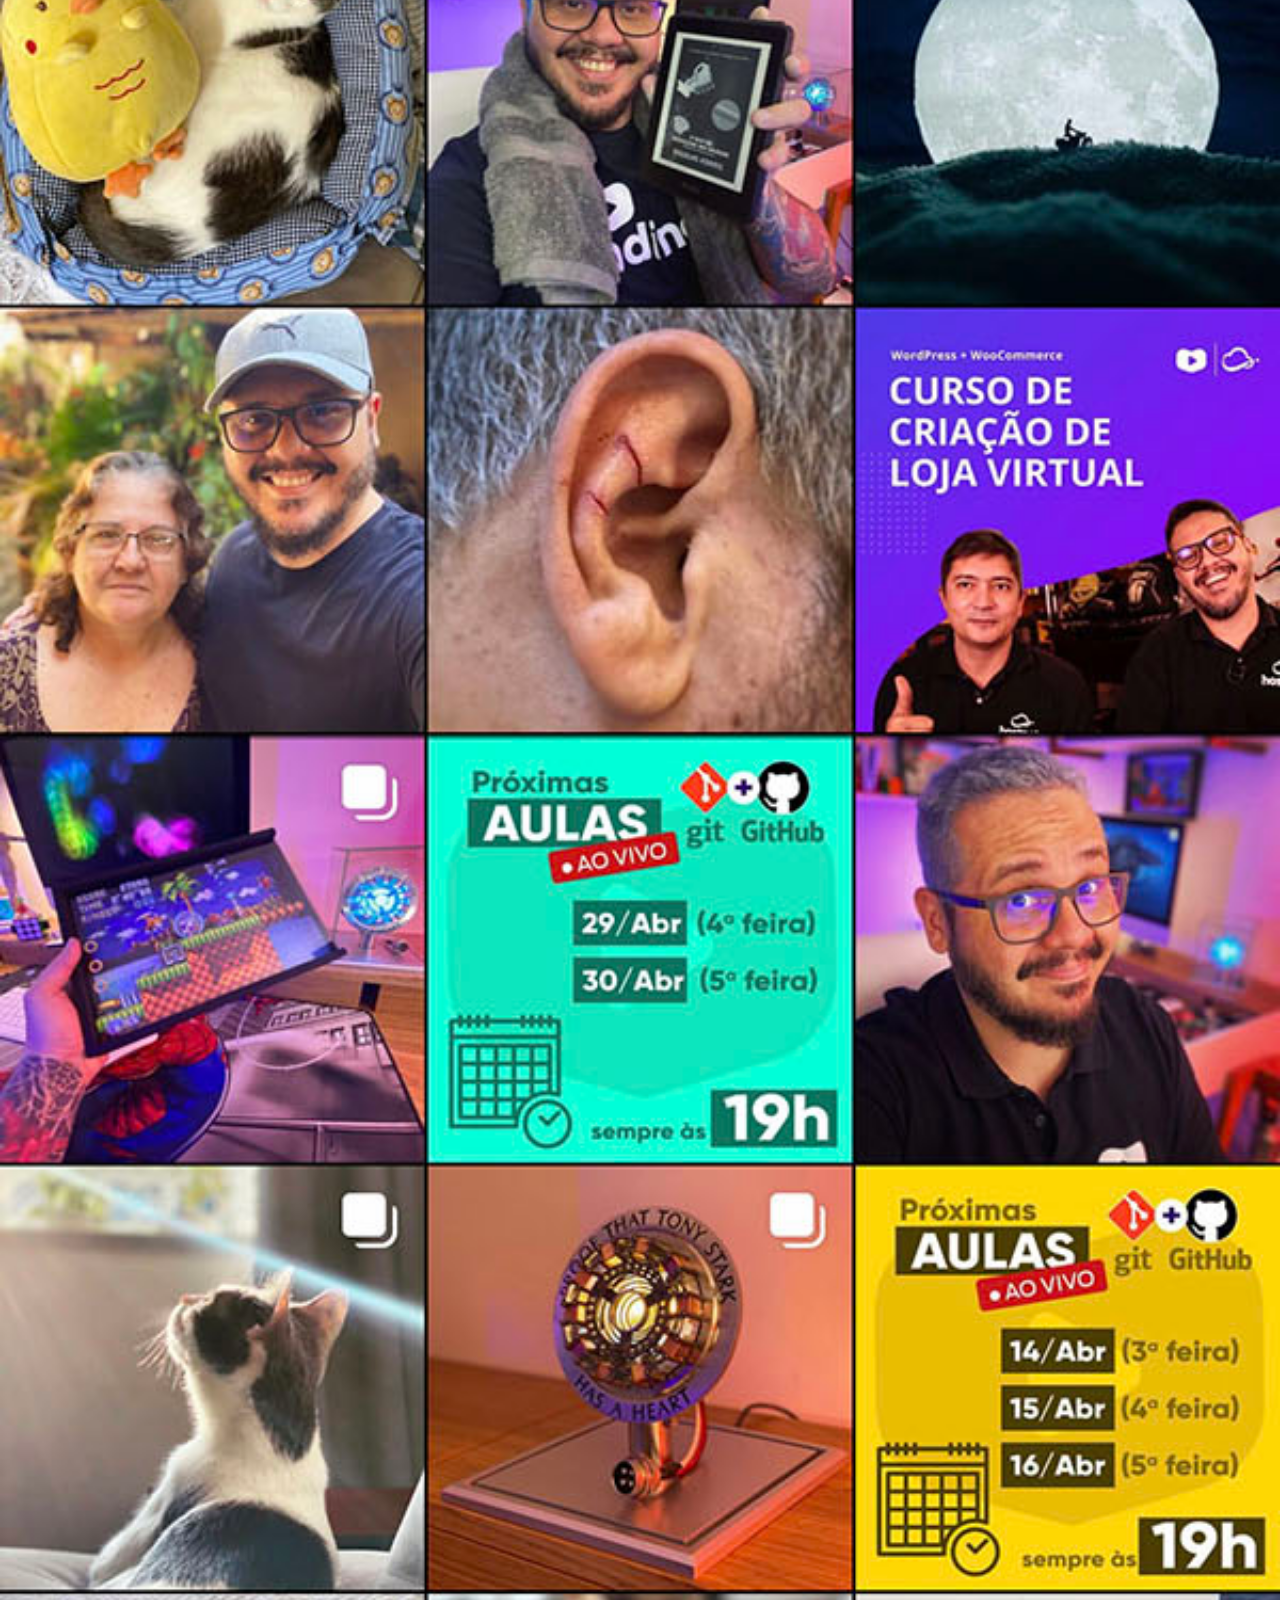
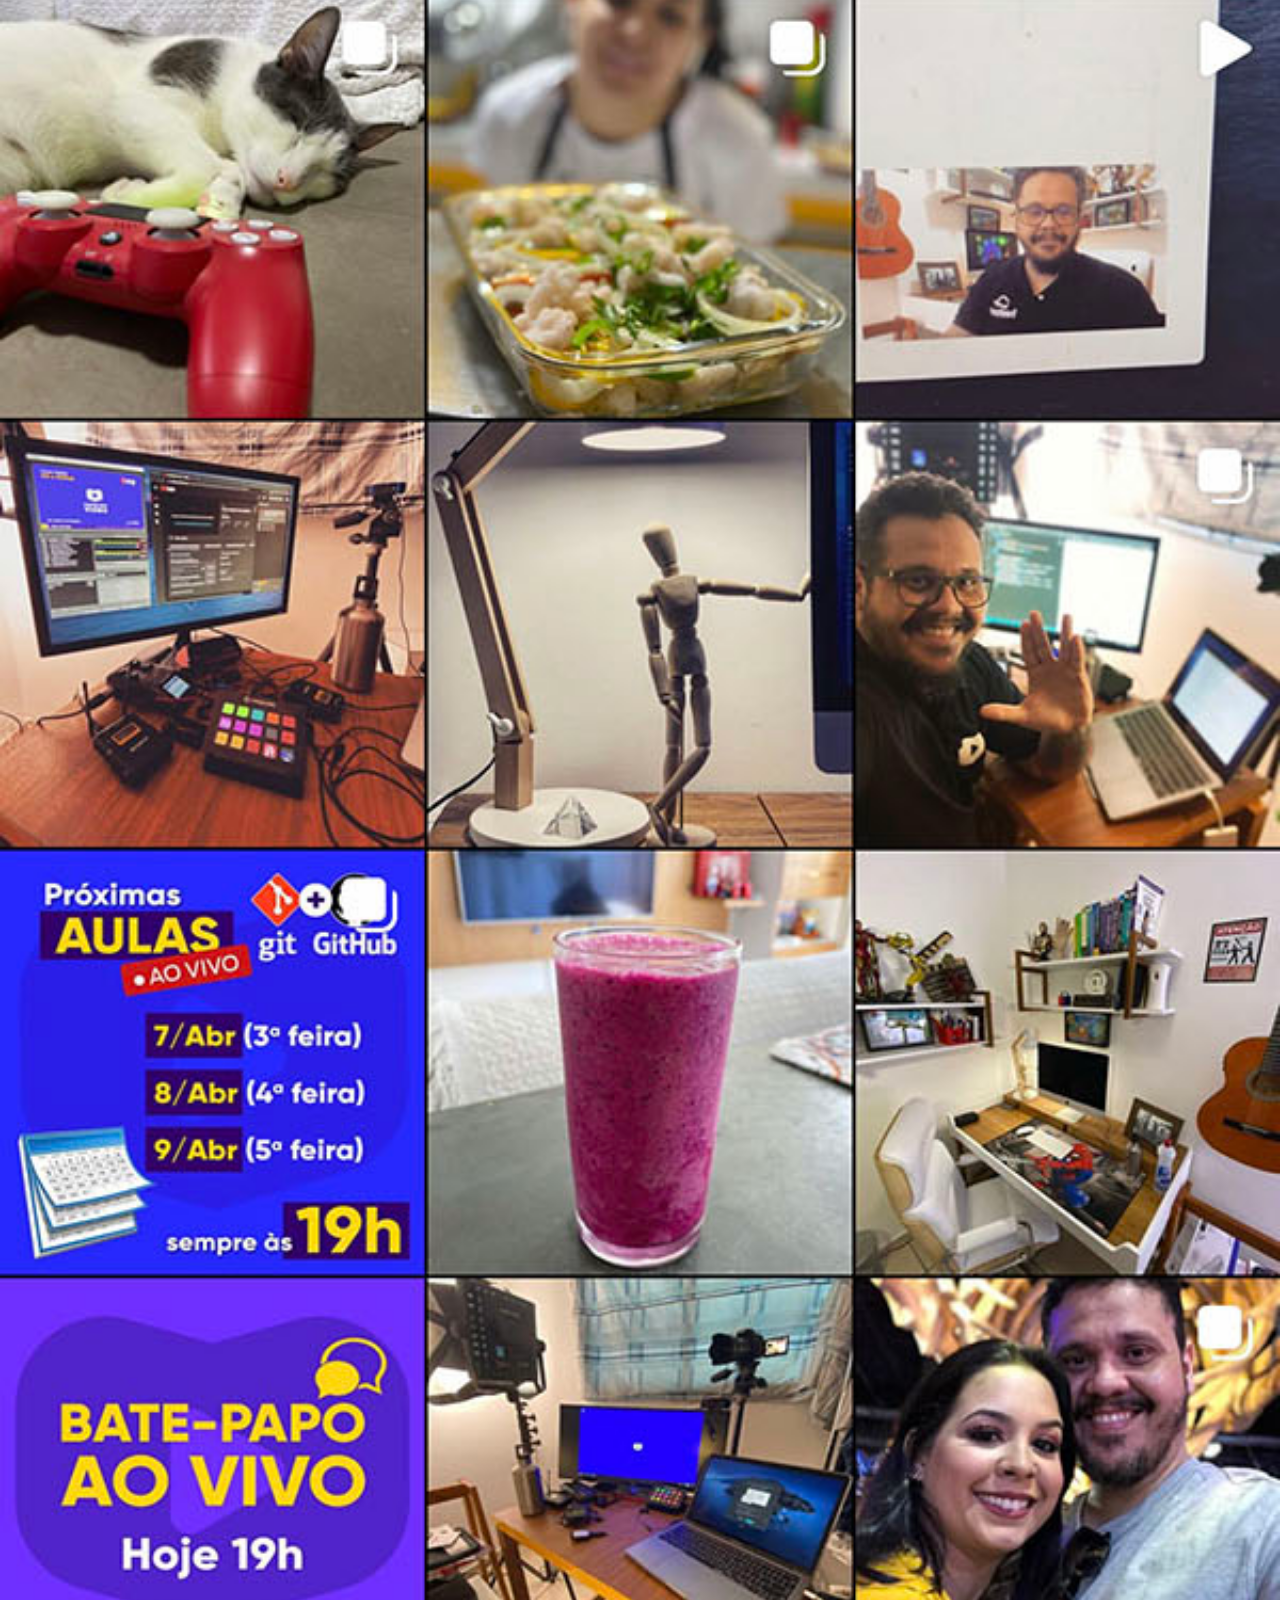
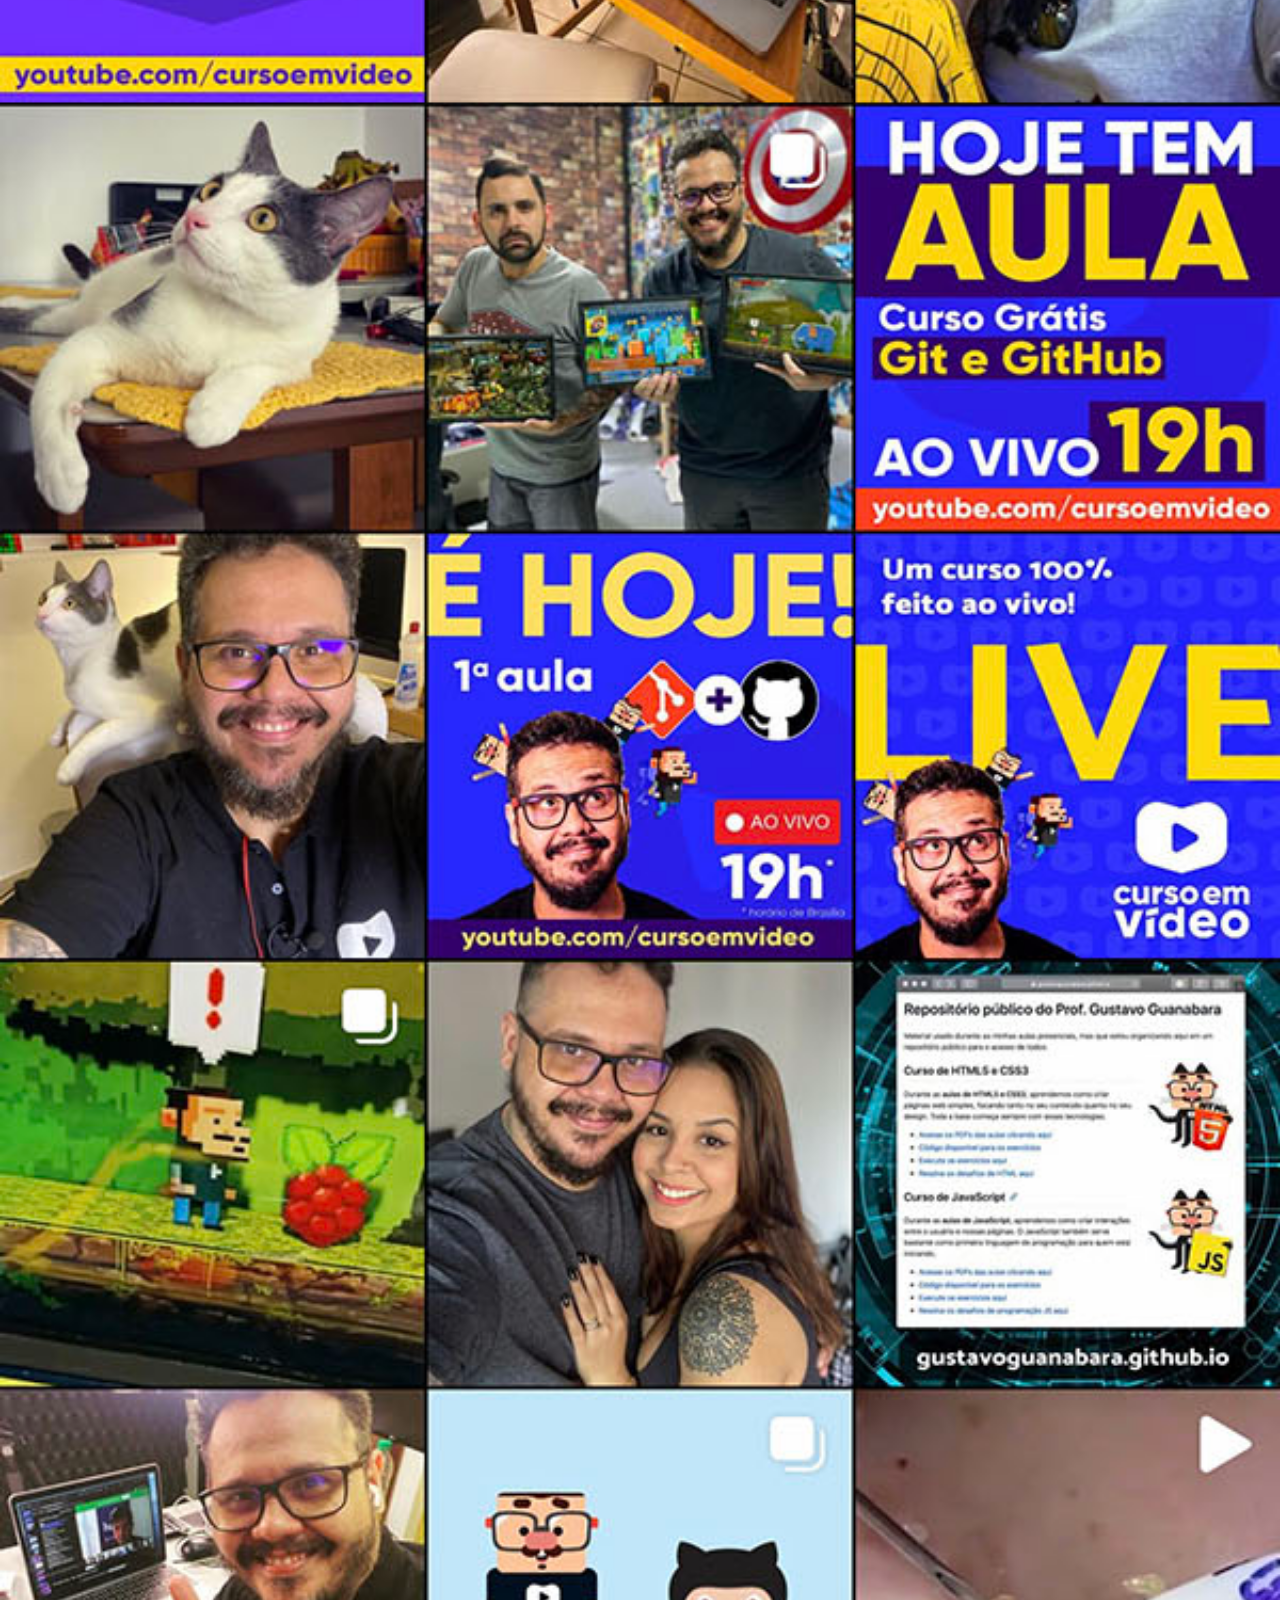
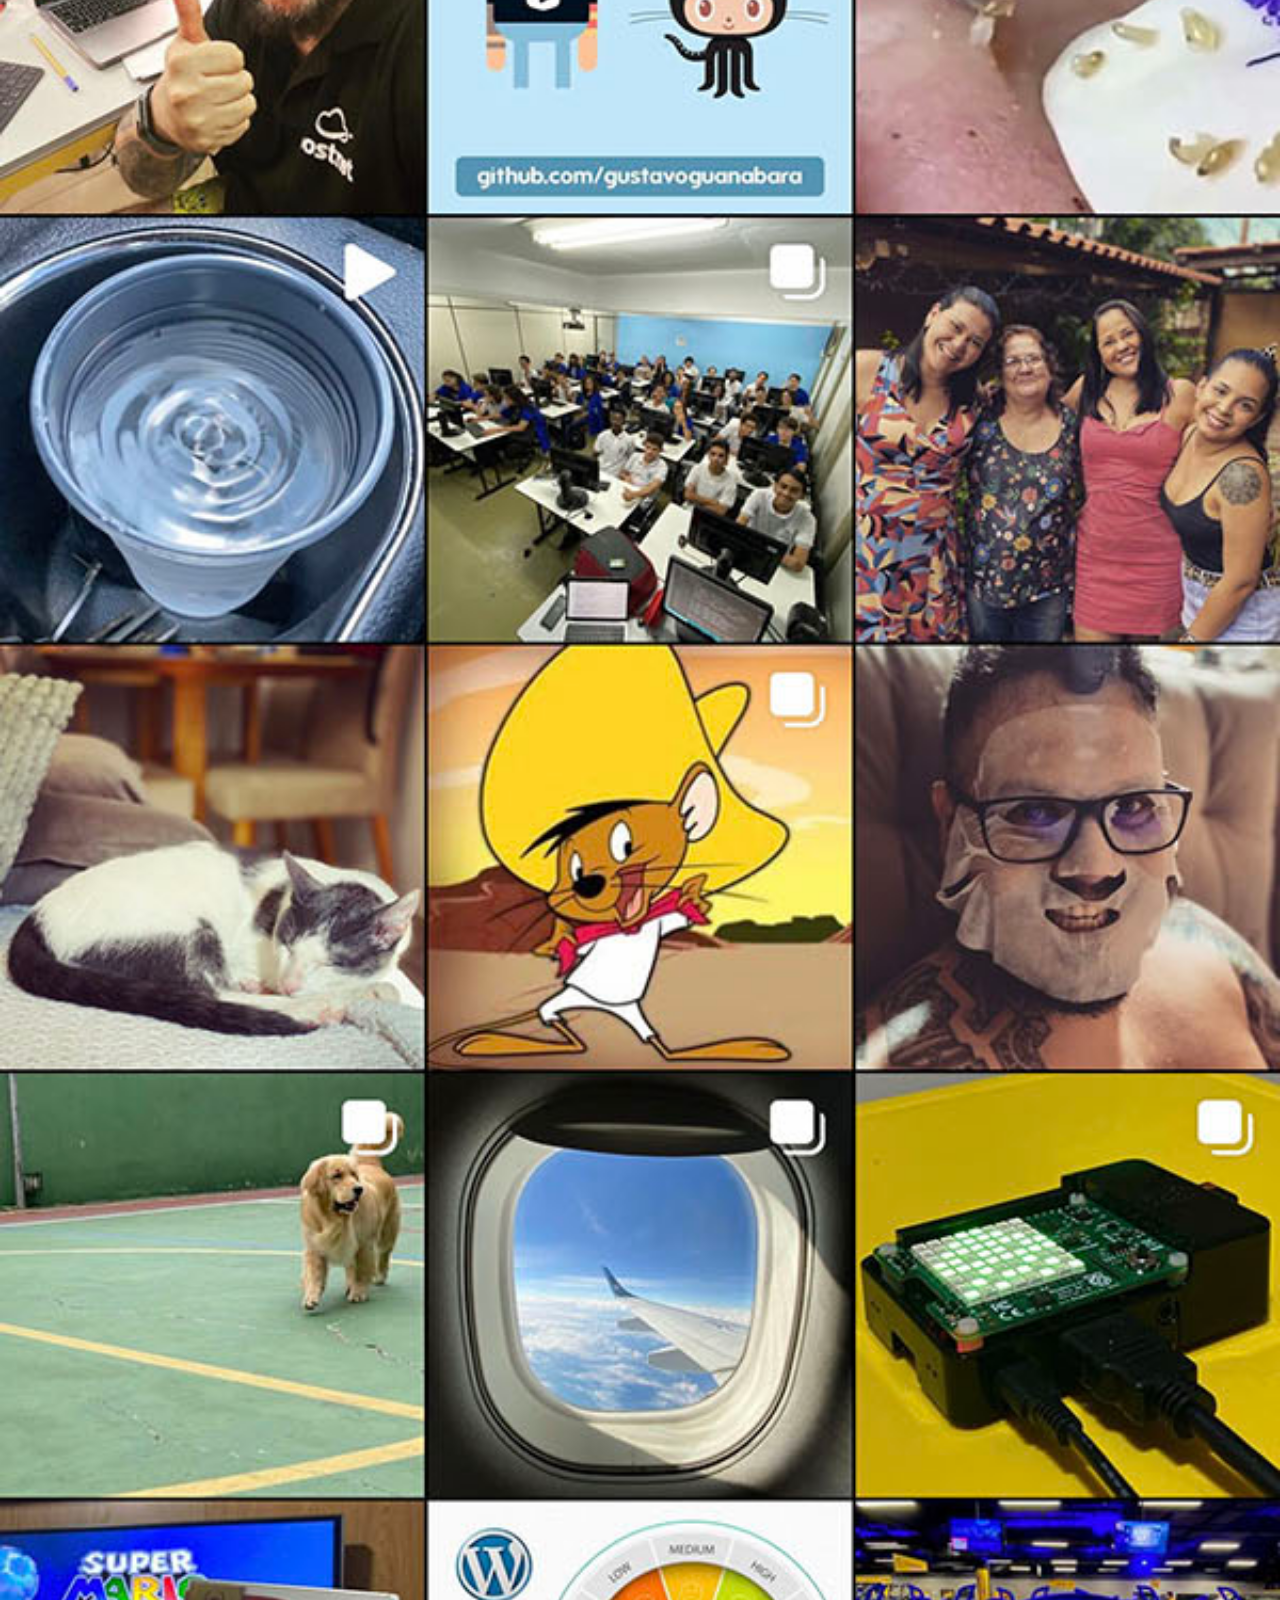
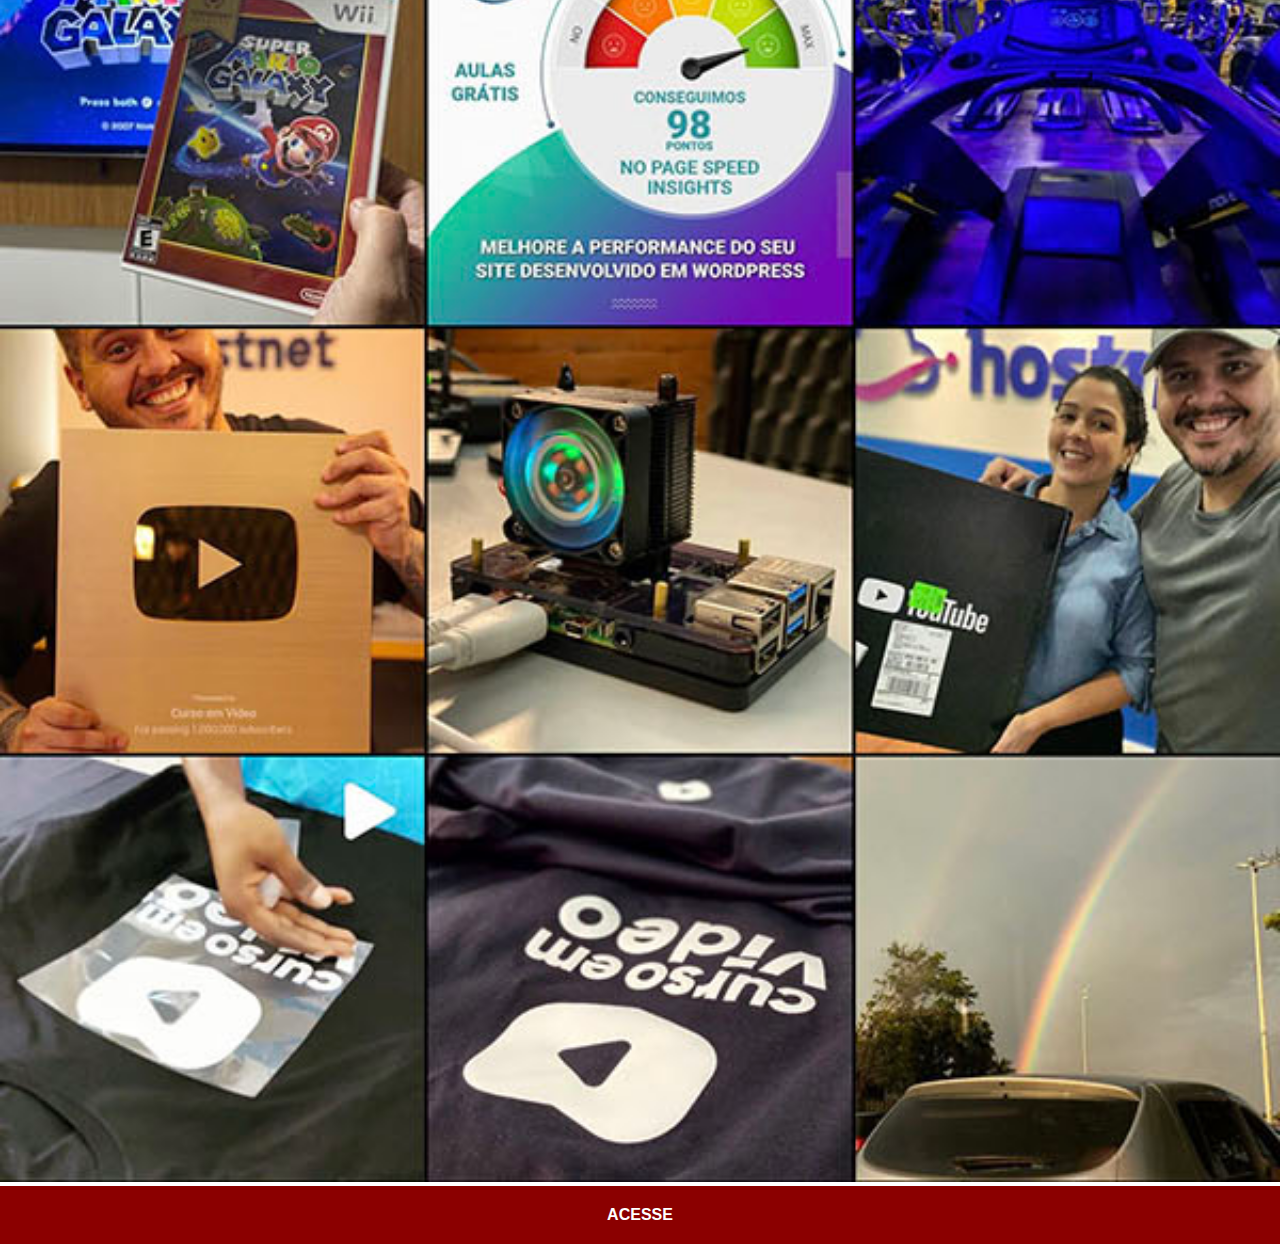
<file: instagram.html>
<!DOCTYPE html>
<html lang="pt-br">
<head>
    <meta charset="UTF-8">
    <meta name="viewport" content="width=device-width, initial-scale=1.0">
    <title>Document</title>
    <link rel="stylesheet" href="estilos/social.css">
</head>
<body>
    <img src="imagens/tela-instagram.jpg" alt="Instagram">
    <a href="https://www.instagram.com/gustavoguanabara/" target="_blank">ACESSE</a>
</body>
</html>
</file>
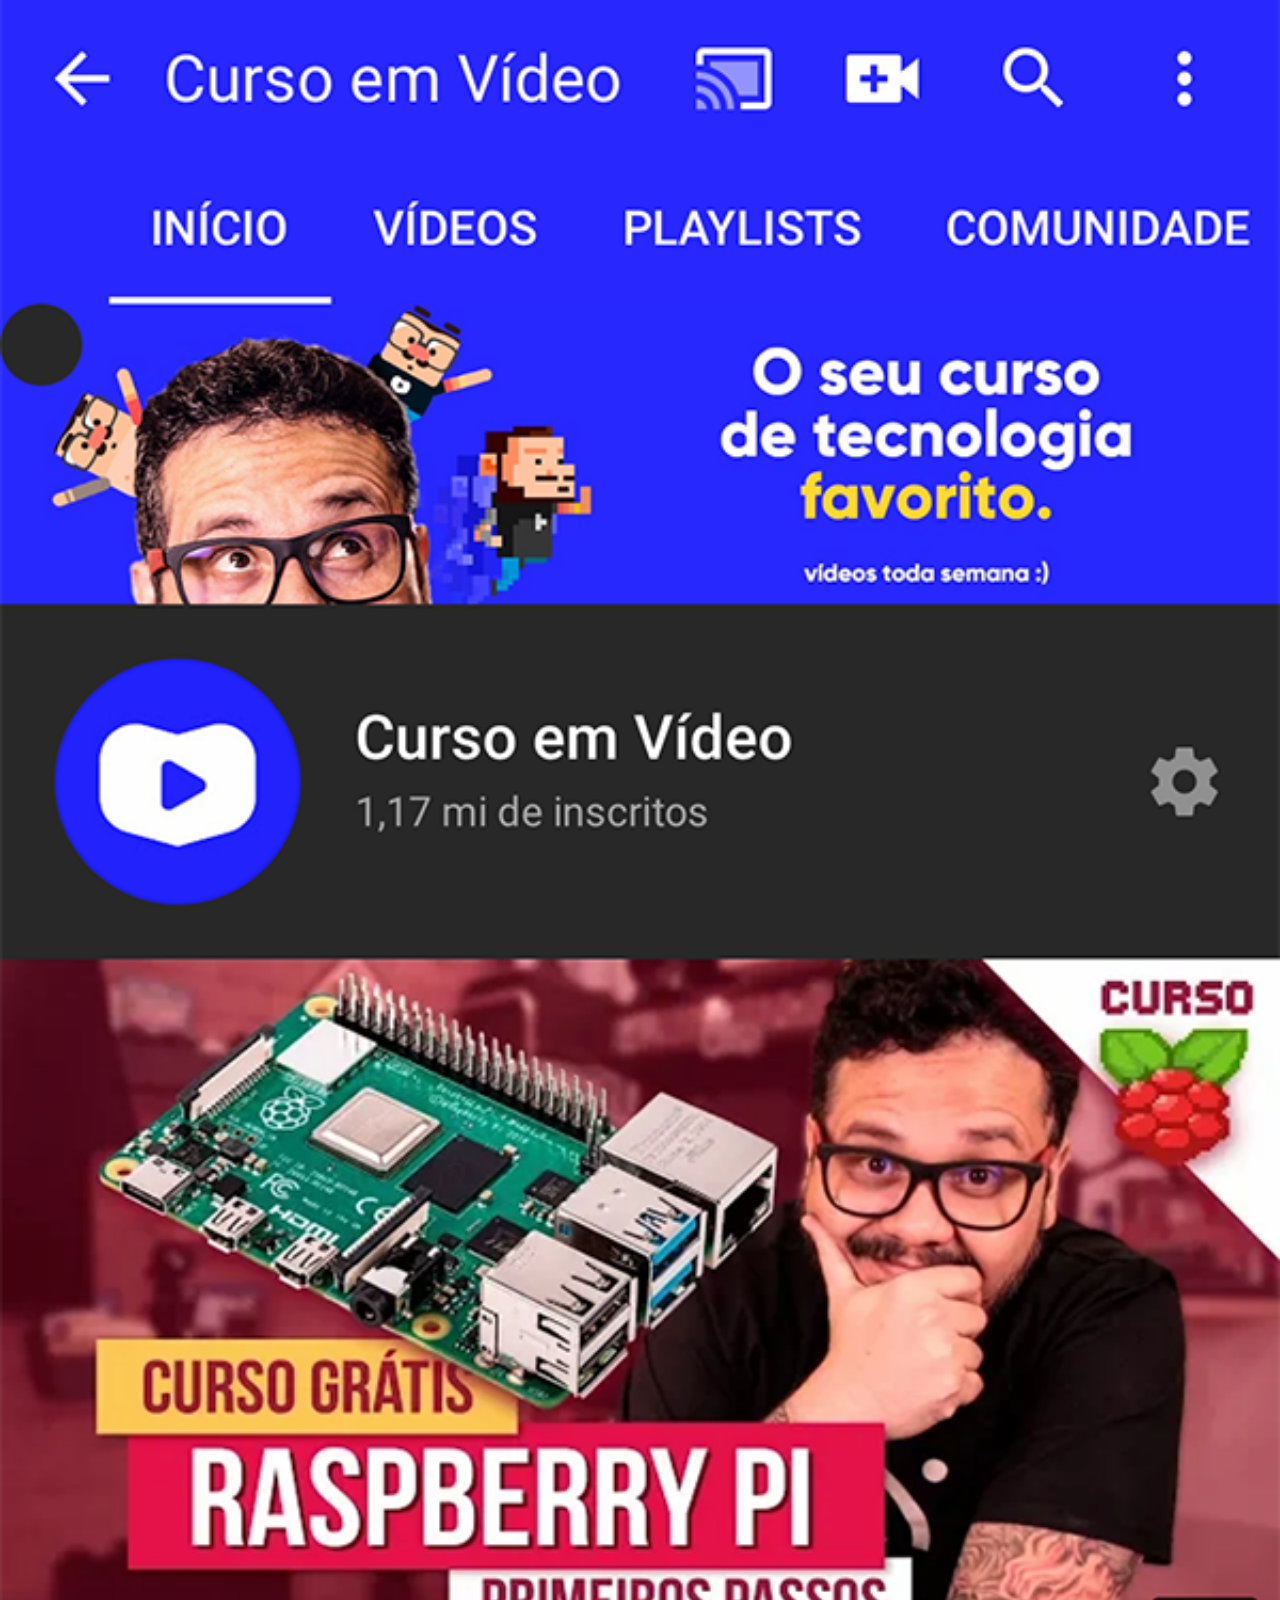
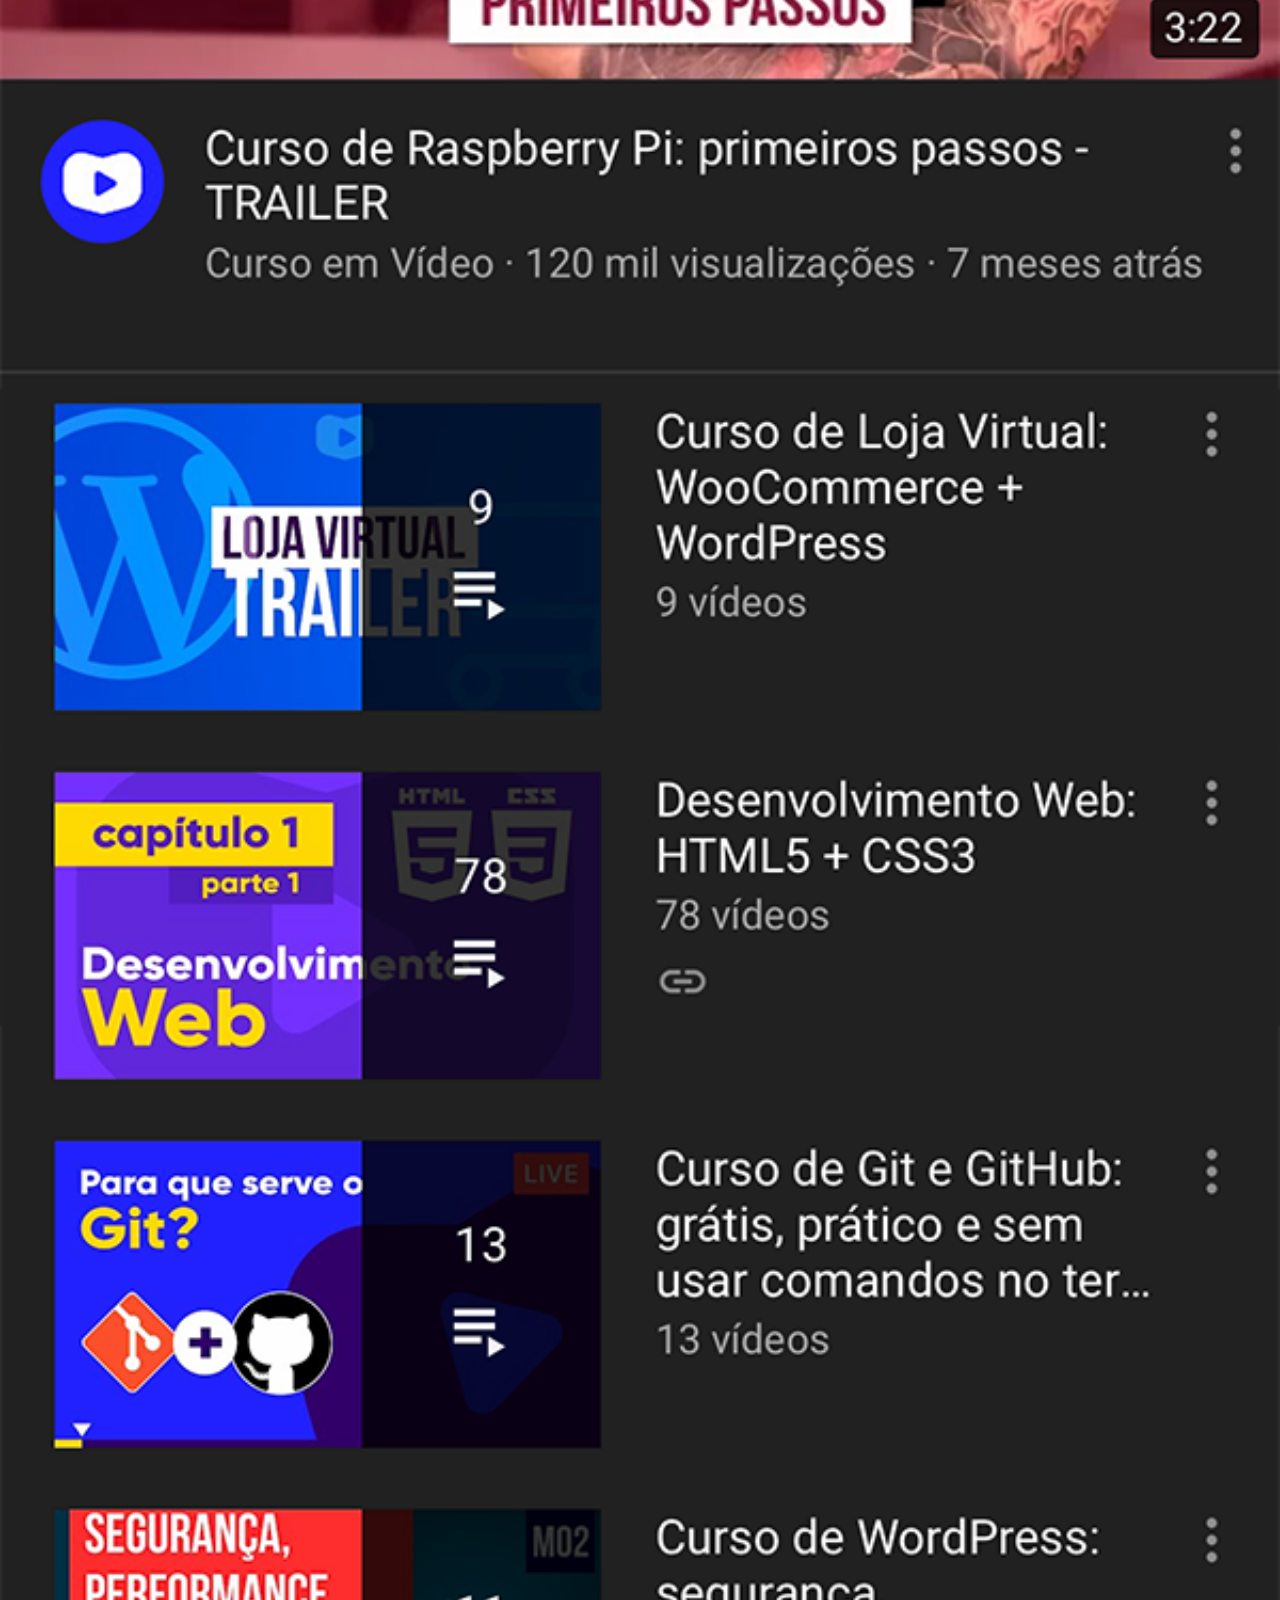
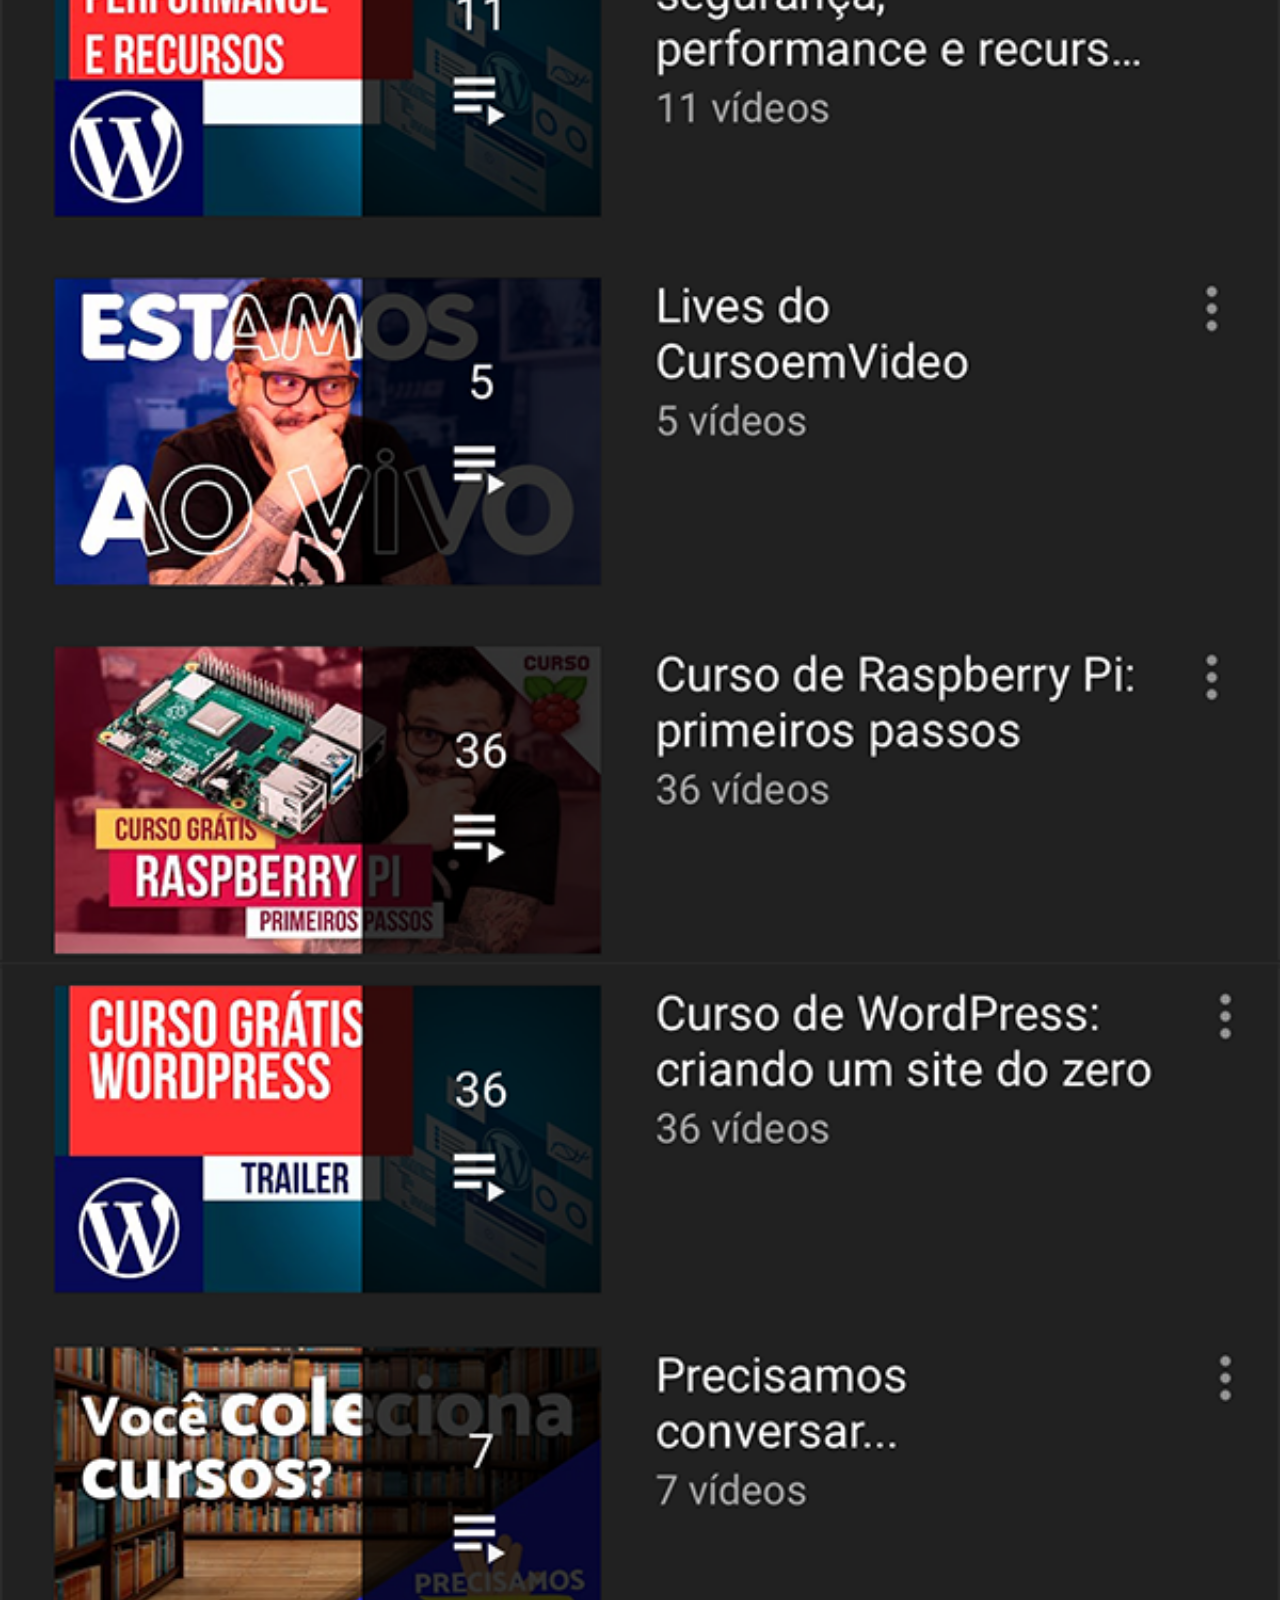
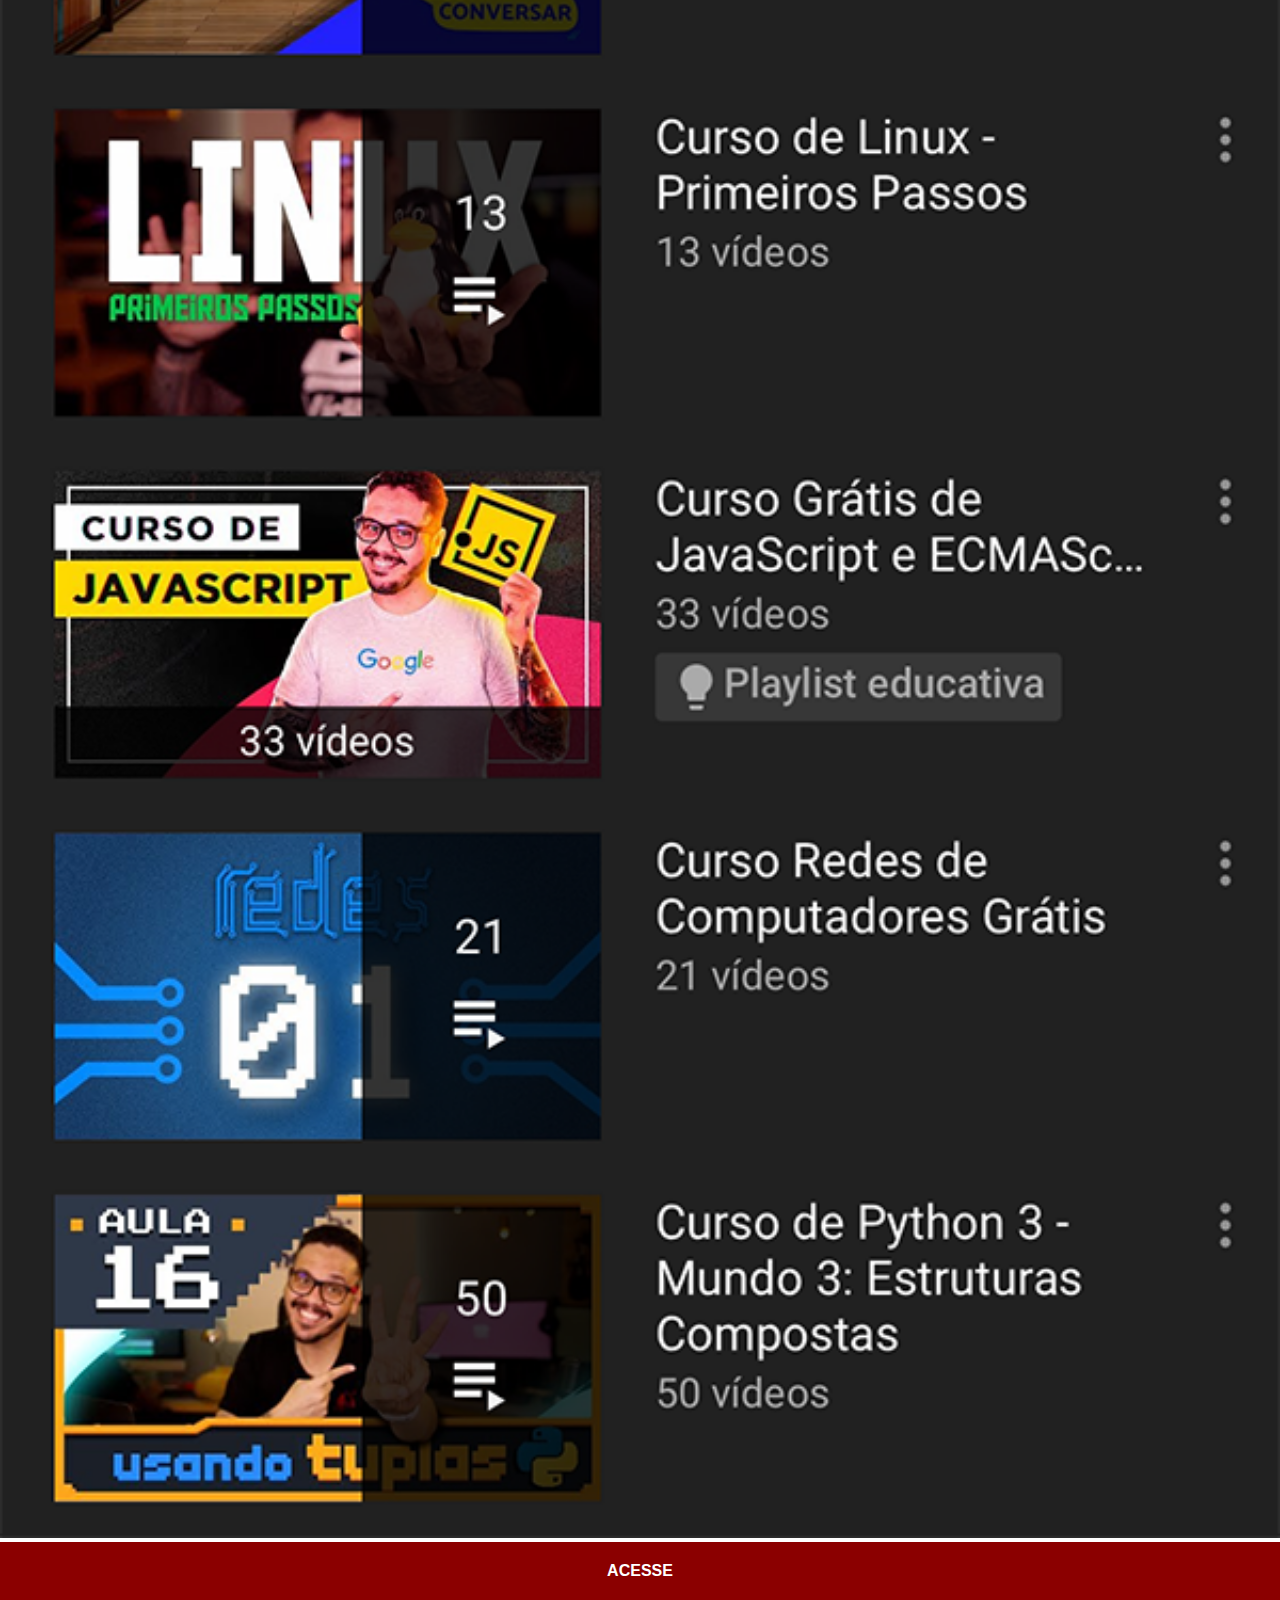
<file: youtube.html>
<!DOCTYPE html>
<html lang="en">
<head>
    <meta charset="UTF-8">
    <meta name="viewport" content="width=device-width, initial-scale=1.0">
    <title>Document</title>
    <style>
        * {
            margin: 0px;
            padding: 0px;
            font-family: Arial, Helvetica, sans-serif;
        }
        ::-webkit-scrollbar{
            width: 0px;
            height: 0px;
        }
        img {
            width: 100vw;
        }
        a {
            display:block;
            background-color: darkred;
            color: white;
            padding: 20px;
            text-align: center;
            font-weight: bolder;
            text-decoration: none;
        }
        a:hover {
            background-color: red;
        }
    </style>
</head>
<body>
    <img src="imagens/tela-youtube.png" alt="">
    <a href="https://www.youtube.com/c/CursoemV%C3%ADdeo/playlists" target="_blank">ACESSE</a>
</body>
</html>
</file>
<file: estilos/style.css>
@charset "UTF-8";

* {
    margin: 0px;
    padding: 0px;
    font-family: Arial, Helvetica, sans-serif;
}

html, body {
    height: 100vh;
    width: 100vw;
    
}
body {
    background: url(../imagens/fundo-madeira.jpg)no-repeat top center;
    background-size: cover;
    background-attachment: fixed;
}
main {
    position: relative;
    height: 100vh;
}
section#telefone {
    position: absolute;
    top: 50%;
    left: 50%;

    transform: translate(-50%, -50%);

    height: 627px;
    width: 311px;
    background: url(../imagens/frame-iphone.png)no-repeat;
}
iframe#tela {
    position: relative ;
    top: 80px;
    left: 22px;

    width: 267px;
    height: 471px;
    
}
section#redes-sociais {
    text-align: right;
}
section#redes-sociais img{
    width: 50px;
    margin: 10px;
    border-radius: 50%;
    box-shadow: 2px 2px 3px rgba(0, 0, 0, 0.422);
    box-sizing: border-box;
}
section#redes-sociais img:hover {
    border: 2px solid rgba(255, 255, 255, 0.077);
    transition: transform .3s;

}
</file>
<file: estilos/social.css>
@charset "UTF-8";



* {
    margin: 0px;
    padding: 0px;
    font-family: Arial, Helvetica, sans-serif;
}
::-webkit-scrollbar{
    width: 0px;
    height: 0px;
}
img {
    width: 100vw;
    
}
a {
    display:block;
    background-color: darkred;
    color: white;
    padding: 20px;
    text-align: center;
    font-weight: bolder;
    text-decoration: none;
}
a:hover {
    background-color: red;
}
</file>
